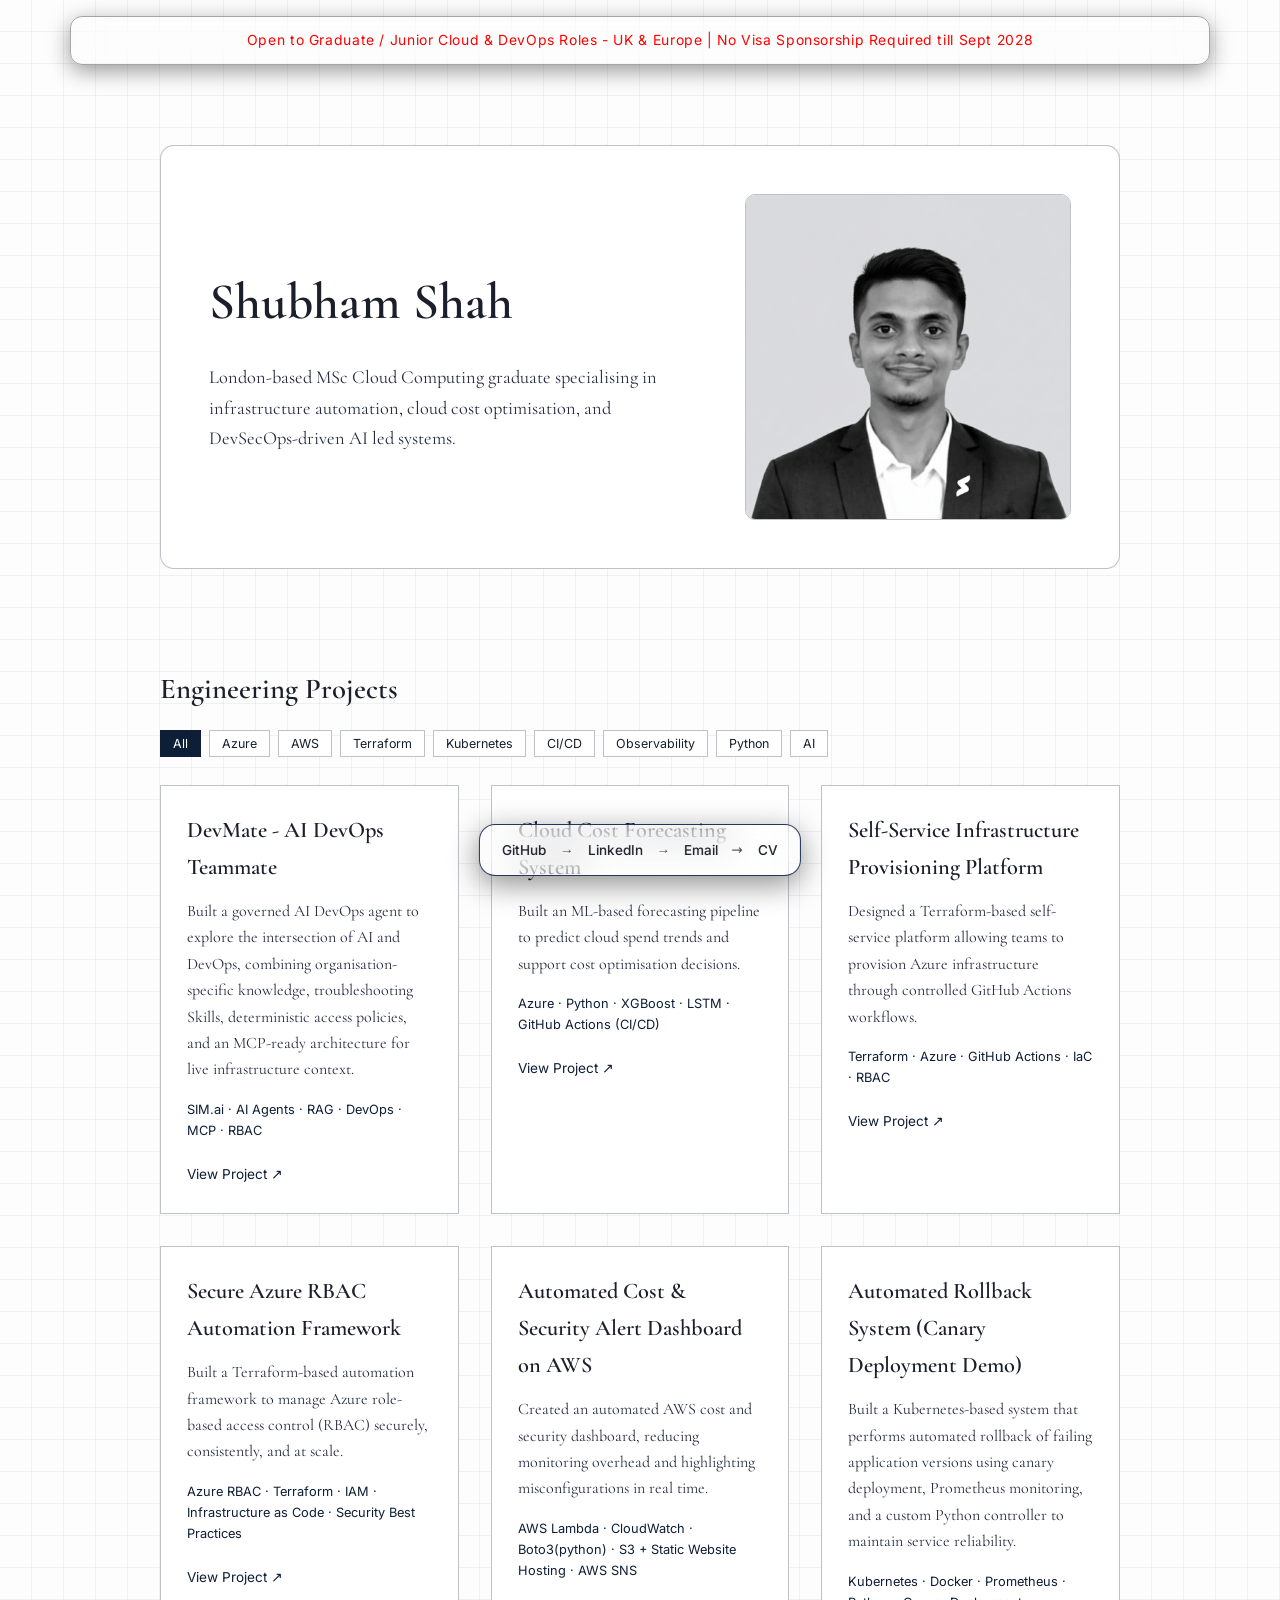
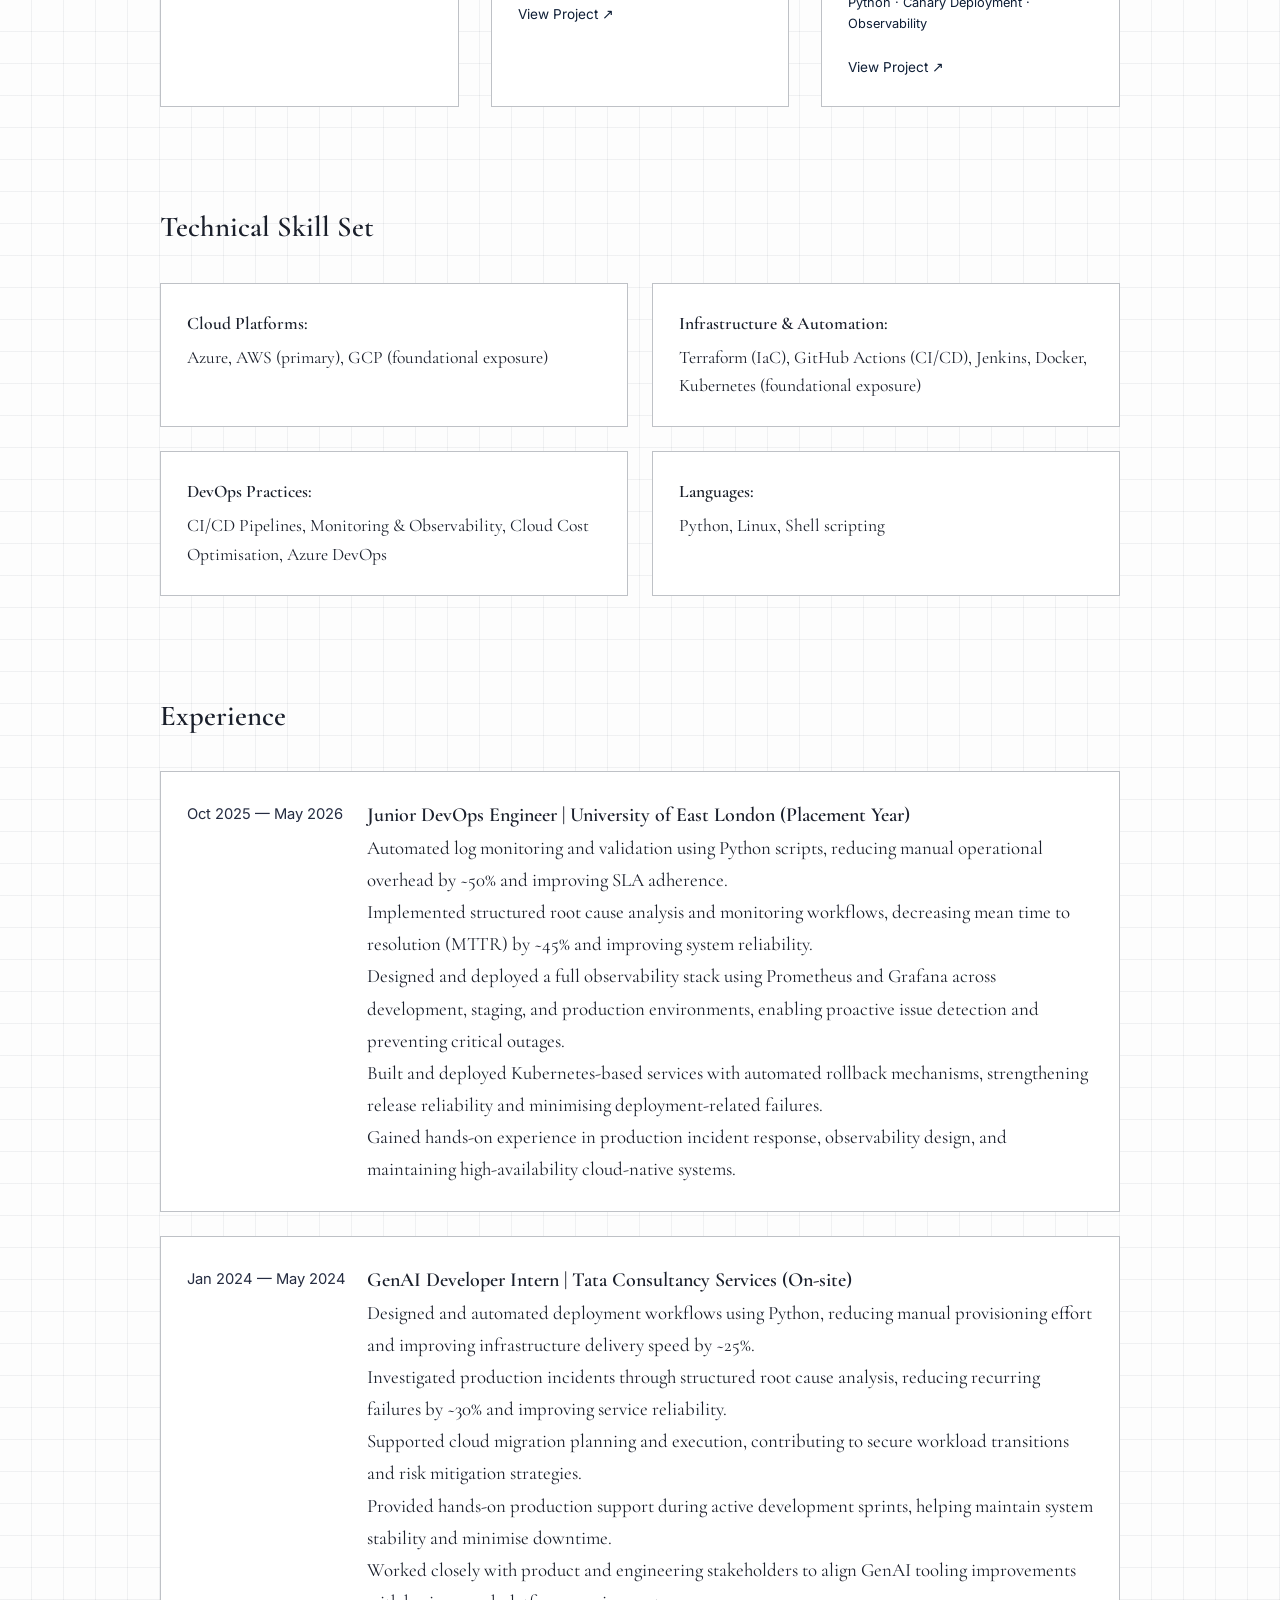
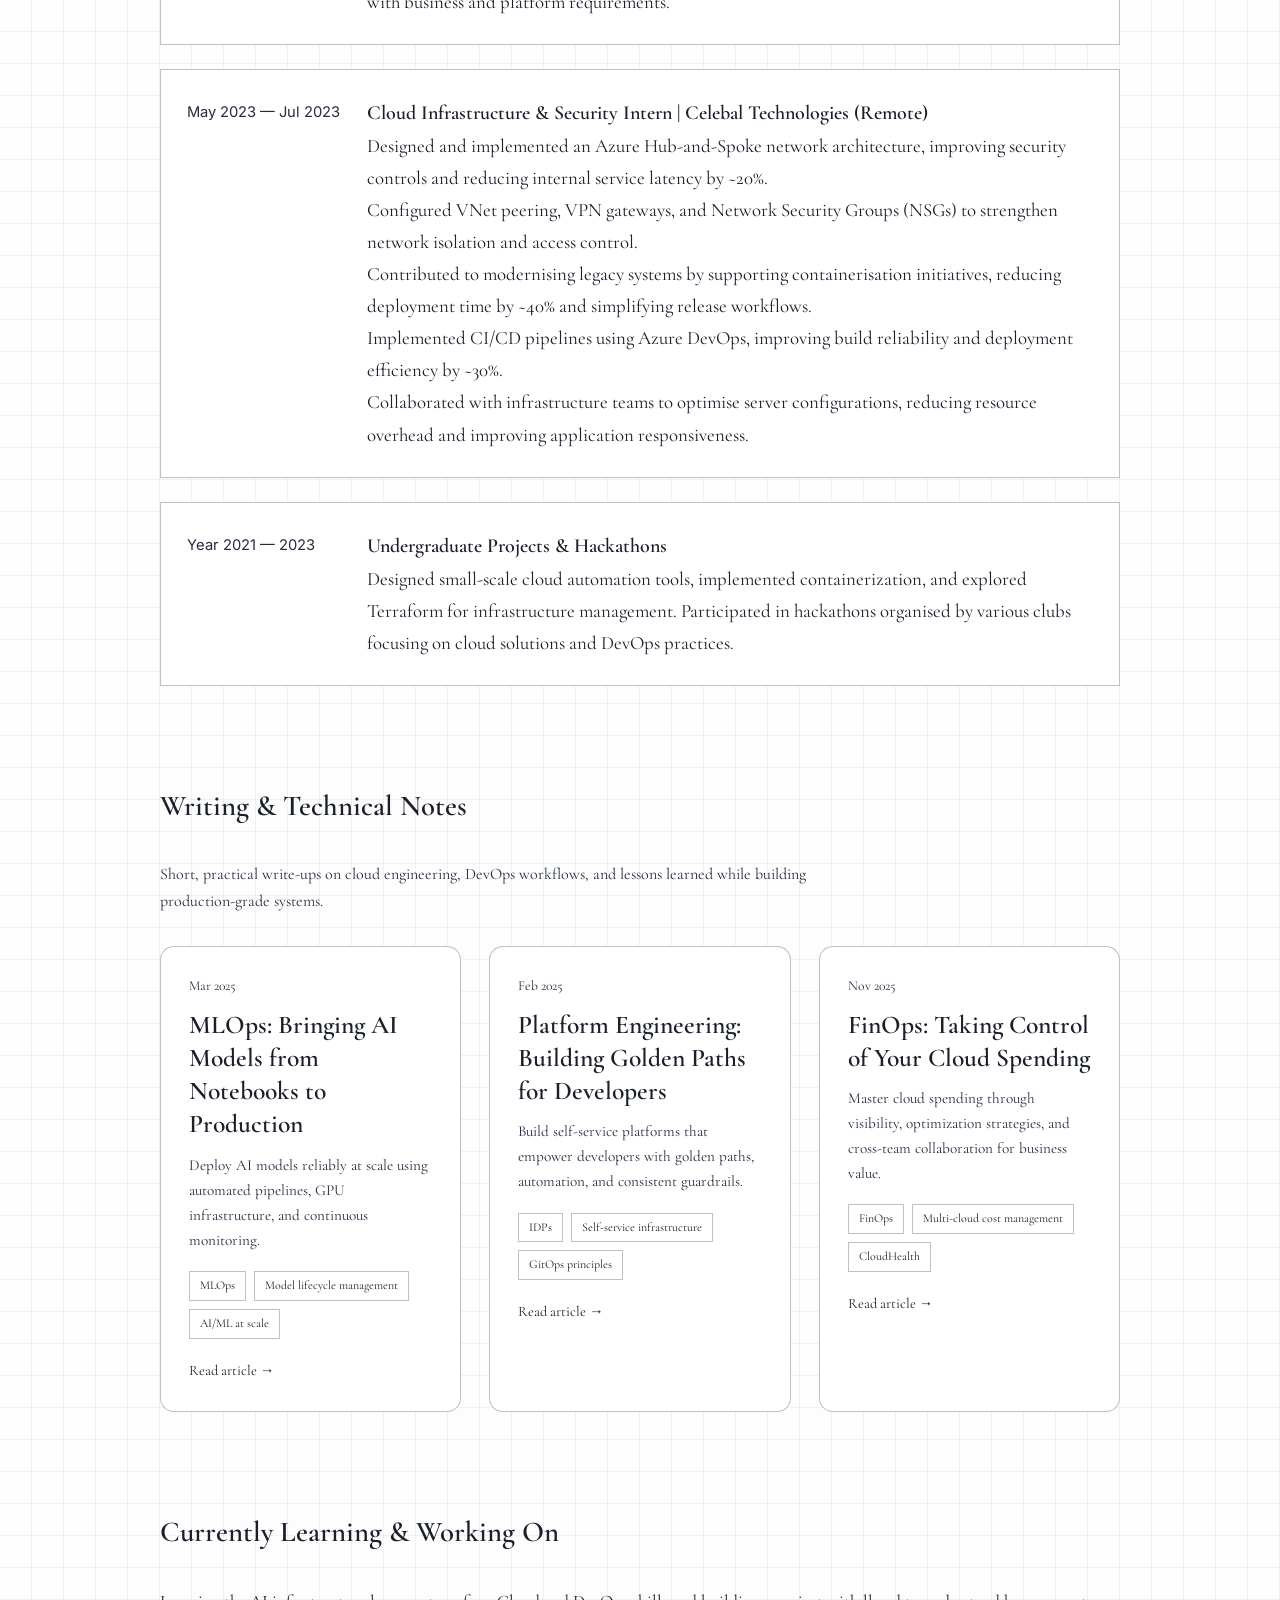
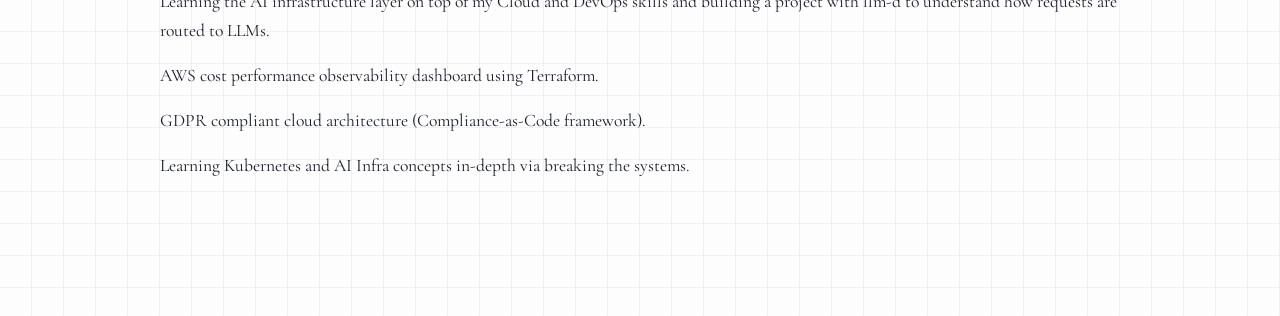
<file: index.html>
<!DOCTYPE html>
<html lang="en-GB">
<head>
  <meta charset="UTF-8" />
  <meta name="viewport" content="width=device-width, initial-scale=1.0" />

  <!-- Security: Content Security Policy (headers like X-Frame-Options are set in Cloudflare, see SETUP.md) -->
  <meta http-equiv="Content-Security-Policy" content="default-src 'self'; script-src 'self' https://cloud.umami.is; connect-src 'self' https://cloud.umami.is https://api-gateway.umami.dev; img-src 'self' data:; style-src 'self'; font-src 'self'; object-src 'none'; base-uri 'self'; form-action 'none'; upgrade-insecure-requests" />
  <meta name="referrer" content="strict-origin-when-cross-origin" />

  <title>Shubham Shah | Junior Cloud &amp; DevOps Engineer, London UK</title>

  <!-- SEO -->
  <meta name="description" content="Shubham Shah is a London-based junior Cloud &amp; DevOps Engineer (MSc Cloud Computing, First Class). Azure, AWS, Terraform, Kubernetes, CI/CD and observability. Open to graduate and junior cloud, DevOps, infrastructure and cloud support roles in the UK and Europe. No visa sponsorship required until Sept 2028." />
  <meta name="author" content="Shubham Shah" />
  <meta name="robots" content="index, follow, max-image-preview:large, max-snippet:-1" />
  <link rel="canonical" href="https://shubhamshah-cloud.me/" />
  <meta name="theme-color" content="#fdfdfd" />

  <!-- Open Graph (LinkedIn, Slack, WhatsApp, Teams) -->
  <meta property="og:type" content="profile" />
  <meta property="og:site_name" content="Shubham Shah" />
  <meta property="og:locale" content="en_GB" />
  <meta property="og:title" content="Shubham Shah | Junior Cloud &amp; DevOps Engineer, London" />
  <meta property="og:description" content="Azure, AWS, Terraform, Kubernetes and CI/CD. Open to graduate and junior cloud and DevOps roles in the UK and Europe. No sponsorship required until Sept 2028." />
  <meta property="og:url" content="https://shubhamshah-cloud.me/" />
  <meta property="og:image" content="https://shubhamshah-cloud.me/assets/og-image.png" />
  <meta property="og:image:width" content="1200" />
  <meta property="og:image:height" content="630" />
  <meta property="og:image:alt" content="Shubham Shah, Junior Cloud and DevOps Engineer, London" />
  <meta property="profile:first_name" content="Shubham" />
  <meta property="profile:last_name" content="Shah" />
  <meta name="twitter:card" content="summary_large_image" />
  <meta name="twitter:title" content="Shubham Shah | Junior Cloud &amp; DevOps Engineer, London" />
  <meta name="twitter:description" content="Azure, AWS, Terraform, Kubernetes and CI/CD. Open to junior cloud and DevOps roles in the UK and Europe." />
  <meta name="twitter:image" content="https://shubhamshah-cloud.me/assets/og-image.png" />

  <!-- Icons -->
  <link rel="icon" href="./assets/favicon.png" type="image/png" sizes="32x32" />
  <link rel="shortcut icon" href="./assets/favicon.png" type="image/png" />
  <link rel="manifest" href="./site.webmanifest" />

  <!-- Fonts are self-hosted (see css/style.css), so visitors' IPs are not sent to Google -->
  <link rel="preload" href="./assets/fonts/cormorant-garamond-latin-600-normal.woff2" as="font" type="font/woff2" crossorigin />
  <link rel="preload" href="./assets/fonts/inter-latin-400-normal.woff2" as="font" type="font/woff2" crossorigin />
  <link rel="stylesheet" href="./css/style.css" />
  <script defer src="./js/filters.js"></script>

  <!-- ===================== UMAMI ANALYTICS: ===================== -->

  <script defer src="https://cloud.umami.is/script.js" data-website-id="9edfec33-77ab-49c2-ac79-d3b6d51ebe84"></script>

  <!-- ============================================================================================== -->

  <!-- Structured data for Google, Bing and AI answer engines -->
  <script type="application/ld+json">
  {
    "@context": "https://schema.org",
    "@graph": [
      {
        "@type": "WebSite",
        "@id": "https://shubhamshah-cloud.me/#website",
        "url": "https://shubhamshah-cloud.me/",
        "name": "Shubham Shah",
        "inLanguage": "en-GB",
        "publisher": { "@id": "https://shubhamshah-cloud.me/#person" }
      },
      {
        "@type": "ProfilePage",
        "@id": "https://shubhamshah-cloud.me/#profile",
        "url": "https://shubhamshah-cloud.me/",
        "name": "Shubham Shah | Junior Cloud & DevOps Engineer, London UK",
        "isPartOf": { "@id": "https://shubhamshah-cloud.me/#website" },
        "dateModified": "2026-10-22",
        "mainEntity": { "@id": "https://shubhamshah-cloud.me/#person" }
      },
      {
        "@type": "Person",
        "@id": "https://shubhamshah-cloud.me/#person",
        "name": "Shubham Shah",
        "url": "https://shubhamshah-cloud.me/",
        "image": "https://shubhamshah-cloud.me/assets/shubham-headshot.jpg",
        "jobTitle": "Junior Cloud & DevOps Engineer",
        "description": "London-based MSc Cloud Computing graduate specialising in infrastructure automation, cloud cost optimisation, and DevSecOps-driven AI led systems. Open to graduate and junior Cloud Engineer, DevOps Engineer, Infrastructure Engineer, Platform Engineer, Site Reliability Engineer and Cloud Support Engineer roles in the UK and Europe. No visa sponsorship required in the UK until September 2028.",
        "email": "mailto:shahshubham130@gmail.com",
        "address": { "@type": "PostalAddress", "addressLocality": "London", "addressCountry": "GB" },
        "alumniOf": [
          { "@type": "CollegeOrUniversity", "name": "University of East London", "sameAs": "https://www.uel.ac.uk/" }
        ],
        "hasOccupation": {
          "@type": "Occupation",
          "name": "Junior Cloud & DevOps Engineer",
          "occupationLocation": [
            { "@type": "Country", "name": "United Kingdom" },
            { "@type": "Place", "name": "Europe" }
          ],
          "skills": "Microsoft Azure, AWS, Terraform, GitHub Actions, Azure DevOps, Jenkins, Docker, Kubernetes, Prometheus, Grafana, Python, Linux, Shell scripting, CI/CD, Infrastructure as Code, Cloud cost optimisation, Observability, RBAC"
        },
        "knowsAbout": ["Cloud computing", "DevOps", "Microsoft Azure", "Amazon Web Services", "Terraform", "Infrastructure as Code", "CI/CD", "GitHub Actions", "Kubernetes", "Docker", "Prometheus", "Grafana", "Observability", "FinOps", "Cloud cost optimisation", "Platform engineering", "MLOps", "DevSecOps", "AI agents", "AI infrastructure", "LLM serving", "llm-d", "Python", "Linux"],
        "sameAs": [
          "https://www.linkedin.com/in/shubhamshah30",
          "https://github.com/Shubham3062",
          "https://github.com/Shubhamshahdesign"
        ]
      }
    ]
  }
  </script>
</head>

<body>

  <!-- Sticky Hiring Bar -->
  <div class="hiring-bar">
    Open to Graduate / Junior Cloud & DevOps Roles - UK & Europe | No Visa Sponsorship Required till Sept 2028
  </div>

  <main class="container">

<!-- Hero -->
<section class="hero">
  <div class="hero-card">

    <div class="hero-text">
      <h1>Shubham Shah</h1>
      <p class="subtitle">
        London-based MSc Cloud Computing graduate specialising in infrastructure automation,
        cloud cost optimisation, and DevSecOps-driven AI led systems.
      </p>
    </div>

    <div class="hero-image">
      <img 
        src="./assets/shubham-headshot.png"
        width="360" height="360"
        alt="Shubham Shah | Graduate Cloud & DevOps Engineer"
        loading="eager"
      />
    </div>

  </div>
</section>


    <!-- Projects -->
    <section class="section">
      <h2>Engineering Projects</h2>

      <div class="project-filters" role="group" aria-label="Filter projects by technology">
        <button type="button" class="is-on" data-filter="all" aria-pressed="true">All</button>
        <button type="button" data-filter="azure" aria-pressed="false">Azure</button>
        <button type="button" data-filter="aws" aria-pressed="false">AWS</button>
        <button type="button" data-filter="terraform" aria-pressed="false">Terraform</button>
        <button type="button" data-filter="kubernetes" aria-pressed="false">Kubernetes</button>
        <button type="button" data-filter="cicd" aria-pressed="false">CI/CD</button>
        <button type="button" data-filter="observability" aria-pressed="false">Observability</button>
        <button type="button" data-filter="python" aria-pressed="false">Python</button>
        <button type="button" data-filter="ai" aria-pressed="false">AI</button>
      </div>

      <div class="grid">

        <article class="card" data-tags="ai cicd">
          <h3>DevMate - AI DevOps Teammate</h3>
          <p>
            Built a governed AI DevOps agent to explore the intersection of AI and DevOps, combining organisation-specific knowledge, troubleshooting Skills, deterministic access policies, and an MCP-ready architecture for live infrastructure context.
          </p>
          <span class="meta">
            SIM.ai · AI Agents · RAG · DevOps · MCP · RBAC
          </span>
          <a class="project-link" href="https://github.com/Shubham3062/DevMate-AI-DevOps-Teammate" data-umami-event="project-click" data-umami-event-project="DevMate-AI-DevOps-Teammate" target="_blank" rel="noopener noreferrer">
            View Project ↗
          </a>
        </article>

        
        <article class="card" data-tags="azure python ai cicd">
          <h3>Cloud Cost Forecasting System</h3>
          <p>
            Built an ML-based forecasting pipeline to predict cloud spend trends and
            support cost optimisation decisions.
          </p>
          <span class="meta">
            Azure · Python · XGBoost · LSTM · GitHub Actions (CI/CD)
          </span>
          <a class="project-link" href="https://drive.google.com/file/d/1mlfIGfrGMw0y7oA1GEj333Q5GN-JoqkY/view?usp=sharing" data-umami-event="project-click" data-umami-event-project="cost-forecasting" target="_blank" rel="noopener noreferrer">
            View Project ↗
          </a>
        </article>

        <article class="card" data-tags="terraform azure cicd">
          <h3>Self-Service Infrastructure Provisioning Platform</h3>
          <p>
            Designed a Terraform-based self-service platform allowing teams to
            provision Azure infrastructure through controlled GitHub Actions workflows.
          </p>
          <span class="meta">
            Terraform · Azure · GitHub Actions · IaC · RBAC
          </span>
          <a class="project-link" href="https://github.com/Shubham3062/Self-Infra-Provision-Using-Terraform" data-umami-event="project-click" data-umami-event-project="Self-Infra-Provision-Using-Terraform" target="_blank" rel="noopener noreferrer">
            View Project ↗
          </a>
        </article>

        <article class="card" data-tags="azure terraform">
          <h3>Secure Azure RBAC Automation Framework</h3>
          <p>
            Built a Terraform-based automation framework to manage Azure role-based access control (RBAC) securely, consistently, and at scale.
          </p>
          <span class="meta">
            Azure RBAC · Terraform · IAM · Infrastructure as Code · Security Best Practices
          </span>
          <a class="project-link" href="https://github.com/Shubham3062/Secure-Azure-RBAC-Automation" data-umami-event="project-click" data-umami-event-project="Secure-Azure-RBAC-Automation" target="_blank" rel="noopener noreferrer">
            View Project ↗
          </a>
        </article>

        <article class="card" data-tags="aws python observability">
          <h3>Automated Cost & Security Alert Dashboard on AWS</h3>
          <p>
            Created an automated AWS cost and security dashboard, reducing monitoring overhead and highlighting misconfigurations in real time.
          </p>
          <span class="meta">
            AWS Lambda · CloudWatch · Boto3(python) · S3 + Static Website Hosting · AWS SNS
          </span>
          <a class="project-link" href="https://github.com/Shubham3062/Automated-Cost-Security-Alert-Dashboard-on-AWS" data-umami-event="project-click" data-umami-event-project="Automated-Cost-Security-Alert-Dashboard-" target="_blank" rel="noopener noreferrer">
            View Project ↗
          </a>
        </article>

        <article class="card" data-tags="kubernetes observability python">
          <h3>Automated Rollback System (Canary Deployment Demo)</h3>
          <p>
            Built a Kubernetes-based system that performs automated rollback of failing application versions using canary deployment, Prometheus monitoring, and a custom Python controller to maintain service reliability.
          </p>
          <span class="meta">
            Kubernetes · Docker · Prometheus · Python · Canary Deployment · Observability
          </span>
          <a class="project-link" href="https://github.com/Shubham3062/Automated-Rollback-System" data-umami-event="project-click" data-umami-event-project="Automated-Rollback-System" target="_blank" rel="noopener noreferrer">
            View Project ↗
          </a>
        </article>

        <!-- <article class="card" data-tags="azure observability">
          <h3>Cloud Reliability Engineering & Incident Simulation</h3>
          <p>
            Simulated infrastructure failures to validate auto-healing, scaling behaviour, and incident response workflows in cloud environments.
          </p>
          <span class="meta">
            Azure Compute Services · Auto Scaling · Health Probes · Fault Simulation · Runbooks · Post-Incident Reviews
          </span>
          <a class="project-link" href="https://github.com/yourusername/self-service-infra" data-umami-event="project-click" data-umami-event-project="self-service-infra" target="_blank" rel="noopener noreferrer">
            View Project ↗
          </a>
        </article> -->

      </div>
    </section>

    <!-- Skills -->
    <section class="section">
      <h2>Technical Skill Set</h2>

      <ul class="skills">
        <li><strong>Cloud Platforms:</strong> Azure, AWS (primary), GCP (foundational exposure)</li>
        <li><strong>Infrastructure & Automation:</strong> Terraform (IaC), GitHub Actions (CI/CD), Jenkins, Docker, Kubernetes (foundational exposure)</li>
        <li><strong>DevOps Practices:</strong> CI/CD Pipelines, Monitoring & Observability, Cloud Cost Optimisation, Azure DevOps</li>
        <li><strong>Languages:</strong> Python, Linux, Shell scripting</li>
      </ul>
    </section>

  <!-- Experience -->
<section class="section">
  <h2>Experience</h2>

  <div class="experience-list">

        <div class="experience-item">
  <span class="year">Oct 2025 — May 2026</span>
  <p>
    <b>Junior DevOps Engineer | University of East London (Placement Year)</b><br />
    Automated log monitoring and validation using Python scripts, reducing manual operational overhead by ~50% and improving SLA adherence.<br>

    Implemented structured root cause analysis and monitoring workflows, decreasing mean time to resolution (MTTR) by ~45% and improving system reliability.<br>

    Designed and deployed a full observability stack using Prometheus and Grafana across development, staging, and production environments, enabling proactive issue detection and preventing critical outages.<br>

    Built and deployed Kubernetes-based services with automated rollback mechanisms, strengthening release reliability and minimising deployment-related failures.<br>

    Gained hands-on experience in production incident response, observability design, and maintaining high-availability cloud-native systems.
  </p>
</div>

    <div class="experience-item">
      <span class="year">Jan 2024 — May 2024</span>
      <p>
        <b>GenAI Developer Intern | Tata Consultancy Services (On-site)</b><br />
        Designed and automated deployment workflows using Python, reducing manual provisioning effort and improving infrastructure delivery speed by ~25%.<br>

Investigated production incidents through structured root cause analysis, reducing recurring failures by ~30% and improving service reliability.<br>

Supported cloud migration planning and execution, contributing to secure workload transitions and risk mitigation strategies.<br>

Provided hands-on production support during active development sprints, helping maintain system stability and minimise downtime.<br>

Worked closely with product and engineering stakeholders to align GenAI tooling improvements with business and platform requirements.
      </p>
    </div>

    <div class="experience-item">
      <span class="year">May 2023 — Jul 2023</span>
      <p>
        <b>Cloud Infrastructure & Security Intern | Celebal Technologies (Remote)</b><br />
        Designed and implemented an Azure Hub-and-Spoke network architecture, improving security controls and reducing internal service latency by ~20%.<br>

Configured VNet peering, VPN gateways, and Network Security Groups (NSGs) to strengthen network isolation and access control.<br>

Contributed to modernising legacy systems by supporting containerisation initiatives, reducing deployment time by ~40% and simplifying release workflows.<br>

Implemented CI/CD pipelines using Azure DevOps, improving build reliability and deployment efficiency by ~30%.<br>

Collaborated with infrastructure teams to optimise server configurations, reducing resource overhead and improving application responsiveness.
      </p>
    </div>

    <div class="experience-item">
      <span class="year">Year 2021 — 2023</span>
      <p>
        <b>Undergraduate Projects & Hackathons</b><br />
        Designed small-scale cloud automation tools, implemented containerization,
        and explored Terraform for infrastructure management. 
        Participated in hackathons organised by various clubs focusing on cloud solutions and DevOps practices.
      </p>
    </div>

  </div>
</section>



<!-- Blogs -->
<section class="section">
  <h2>Writing & Technical Notes</h2>
  <p class="section-intro">
    Short, practical write-ups on cloud engineering, DevOps workflows, and
    lessons learned while building production-grade systems.
  </p>

  <div class="blog-grid">

    <article class="blog-card">
      <span class="blog-date">Mar 2025</span>
      <h3>
        MLOps: Bringing AI Models from Notebooks to Production
      </h3>
      <p>
        Deploy AI models reliably at scale using automated pipelines, GPU infrastructure, and continuous monitoring.
      </p>
      <div class="blog-tags">
        <span>MLOps</span>
        <span>Model lifecycle management</span>
        <span>AI/ML at scale</span>
      </div>
      <a href="./blogs/mlops.html" class="blog-link" data-umami-event="blog-click">
        Read article →
      </a>
    </article>

    <article class="blog-card">
      <span class="blog-date">Feb 2025</span>
      <h3>
        Platform Engineering: Building Golden Paths for Developers
      </h3>
      <p>
        Build self-service platforms that empower developers with golden paths, automation, and consistent guardrails.
      </p>
      <div class="blog-tags">
        <span>IDPs</span>
        <span>Self-service infrastructure</span>
        <span>GitOps principles</span>
      </div>
      <a href="./blogs/platform.html" class="blog-link" data-umami-event="blog-click">
        Read article →
      </a>
    </article>

    <article class="blog-card">
      <span class="blog-date">Nov 2025</span>
      <h3>
        FinOps: Taking Control of Your Cloud Spending
      </h3>
      <p>
         Master cloud spending through visibility, optimization strategies, and cross-team collaboration for business value.
      </p>
      <div class="blog-tags">
        <span>FinOps</span>
        <span>Multi-cloud cost management</span>
        <span>CloudHealth</span>
      </div>
      <a href="./blogs/finops.html" class="blog-link" data-umami-event="blog-click">
        Read article →
      </a>
    </article>

  </div>
</section>



<div class="hire-me">
  <p class="hire-title">Interested in working together?</p>
  <p class="hire-text">
    If you’re hiring for cloud or DevOps roles, I’d be happy to discuss how my work could fit your team.
  </p>
  <a
    href="mailto:shahshubham130@gmail.com?subject=Exploring%20a%20Cloud%20Engineering%20Opportunity&body=Hi%20Shubham,%0D%0A%0D%0AI’ve%20reviewed%20your%20work%20and%20would%20like%20to%20discuss%20a%20potential%20opportunity%20to%20work%20together.%0D%0A%0D%0ABest%20regards,"
    class="hire-link" data-umami-event="email-click" data-umami-event-from="hire-me"
  >
    Start a conversation →
  </a>
</div>




    <!-- Current Focus -->
    <section class="section">
      <h2>Currently Learning & Working On</h2>

      <ul class="focus">
        <li>Learning the AI infrastructure layer on top of my Cloud and DevOps skills and building a project with llm-d to understand how requests are routed to LLMs.</li>
        <li>AWS cost performance observability dashboard using Terraform.</li>
        <li>GDPR compliant cloud architecture (Compliance-as-Code framework).</li>
        <li>Learning Kubernetes and AI Infra concepts in-depth via breaking the systems.</li>
      </ul>
    </section>

  </main>

  <!-- Floating Glass Island -->
  <div class="floating-links">
    <a href="https://github.com/Shubham3062" data-umami-event="github-click" target="_blank" rel="noopener noreferrer">GitHub</a>
    <span class="arrow">→</span>

    <a href="https://linkedin.com/in/shubhamshah30" data-umami-event="linkedin-click" target="_blank" rel="noopener noreferrer">LinkedIn</a>
    <span class="arrow">→</span>

    <a href="mailto:shahshubham130@gmail.com" data-umami-event="email-click">Email</a>
    <span class="arrow rotate">↗</span>

    <a href="https://drive.google.com/file/d/14L3vm9Drym7bvIbJFy0ZajEjXGR_UyhY/view?usp=drive_link" data-umami-event="cv-click" target="_blank" rel="noopener noreferrer">CV</a>
  </div>

</body>
</html>
</file>
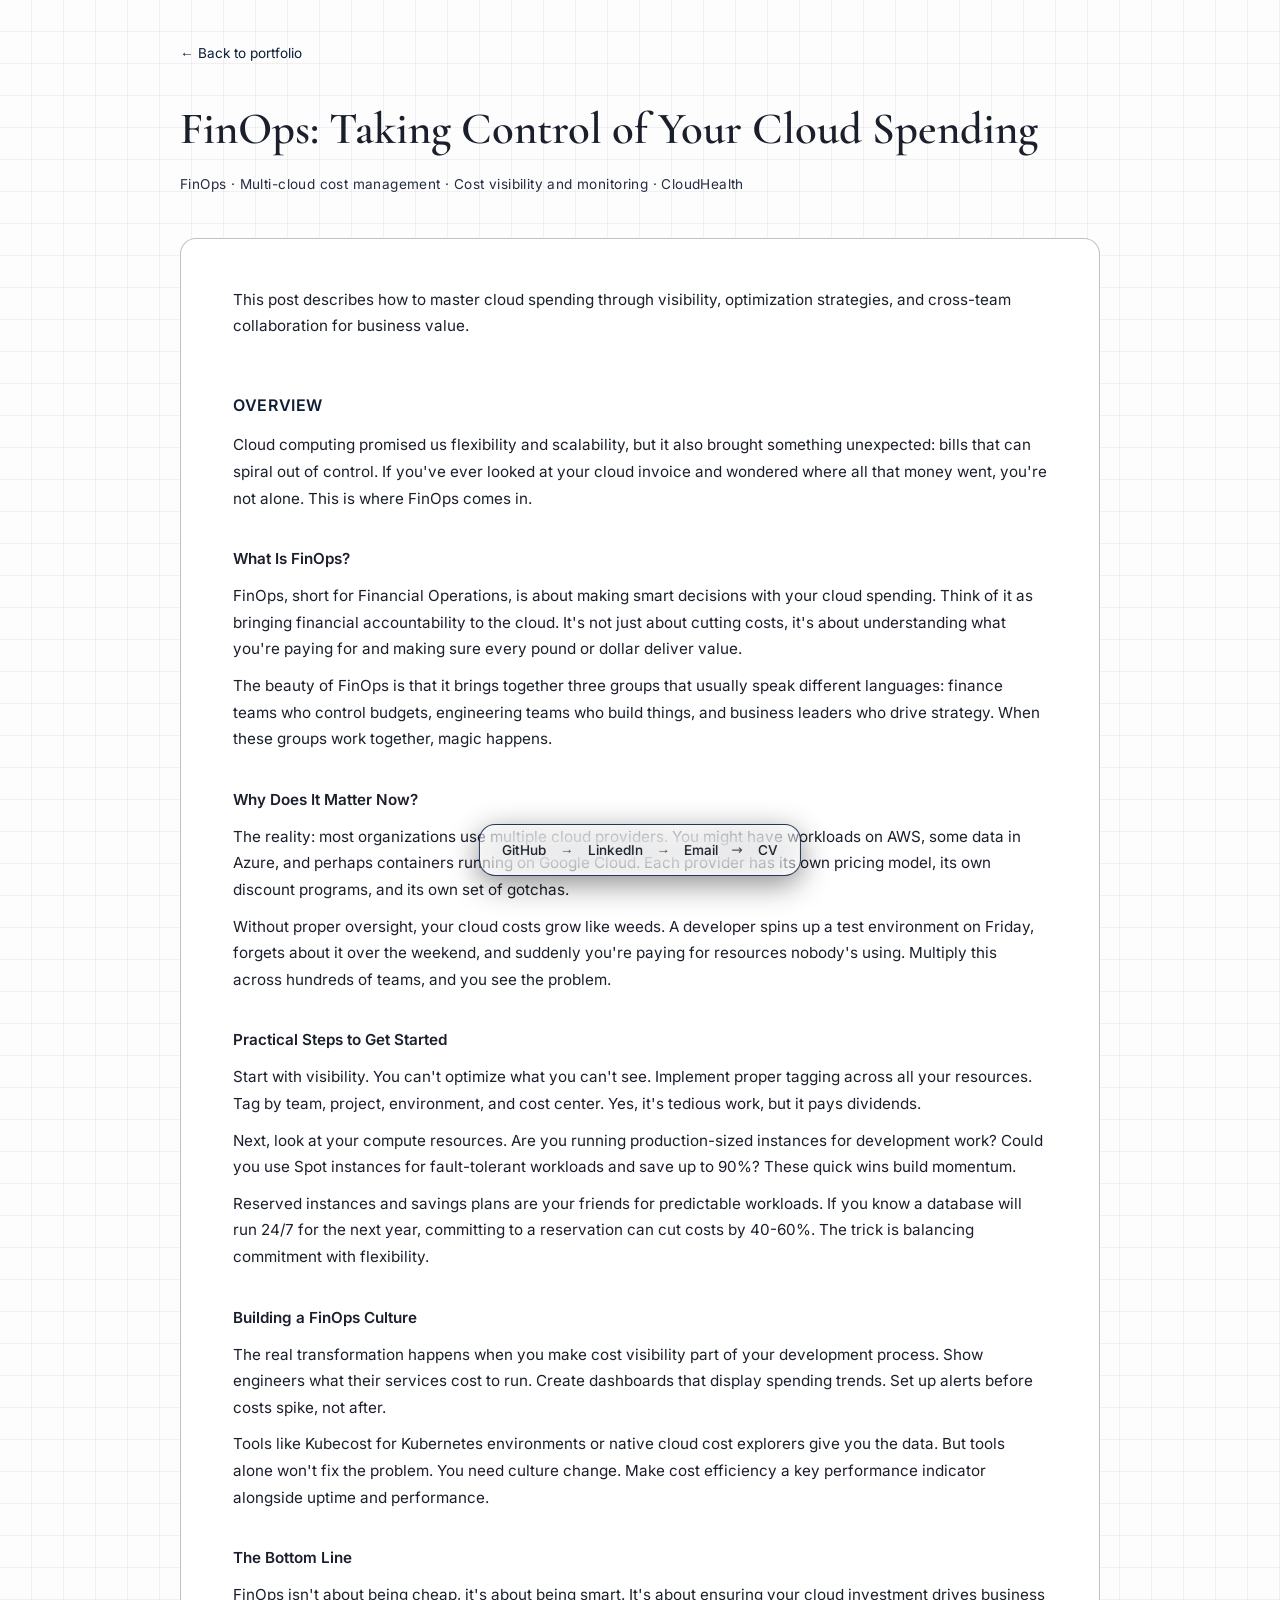
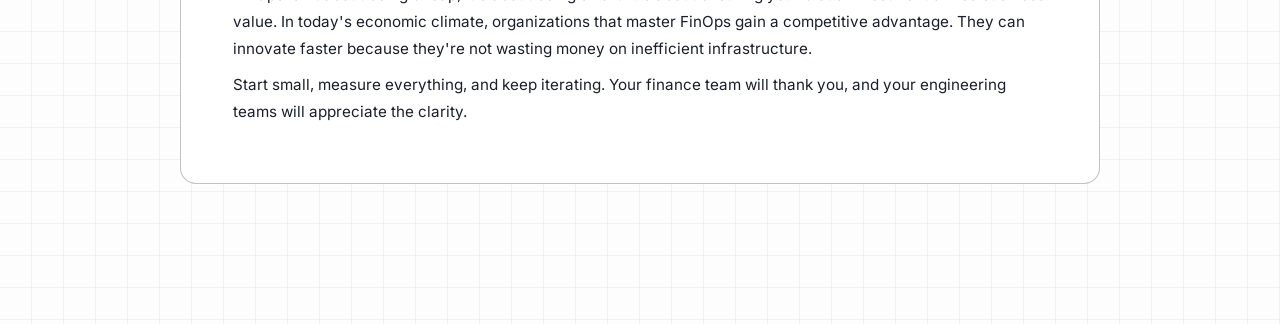
<file: blogs/finops.html>
<!DOCTYPE html>
<html lang="en-GB">
<head>
  <meta charset="UTF-8" />
  <meta name="viewport" content="width=device-width, initial-scale=1.0" />
  <meta http-equiv="Content-Security-Policy" content="default-src 'self'; script-src 'self' https://cloud.umami.is; connect-src 'self' https://cloud.umami.is https://api-gateway.umami.dev; img-src 'self' data:; style-src 'self'; font-src 'self'; object-src 'none'; base-uri 'self'; form-action 'none'; upgrade-insecure-requests" />
  <meta name="referrer" content="strict-origin-when-cross-origin" />

  <title>FinOps: Taking Control of Your Cloud Spending | Shubham Shah</title>
  <meta name="description" content="Master cloud spending through visibility, optimization strategies, and cross-team collaboration for business value. By Shubham Shah, junior Cloud &amp; DevOps Engineer in London." />
  <meta name="author" content="Shubham Shah" />
  <meta name="robots" content="index, follow, max-image-preview:large, max-snippet:-1" />
  <link rel="canonical" href="https://shubhamshah-cloud.me/blogs/finops.html" />

  <meta property="og:type" content="article" />
  <meta property="og:site_name" content="Shubham Shah" />
  <meta property="og:title" content="FinOps: Taking Control of Your Cloud Spending" />
  <meta property="og:description" content="Master cloud spending through visibility, optimization strategies, and cross-team collaboration for business value." />
  <meta property="og:url" content="https://shubhamshah-cloud.me/blogs/finops.html" />
  <meta property="og:image" content="https://shubhamshah-cloud.me/assets/og-image.png" />
  <meta property="article:published_time" content="2025-11-01" />
  <meta name="twitter:card" content="summary_large_image" />
  <meta name="twitter:title" content="FinOps: Taking Control of Your Cloud Spending" />
  <meta name="twitter:description" content="Master cloud spending through visibility, optimization strategies, and cross-team collaboration for business value." />
  <meta name="twitter:image" content="https://shubhamshah-cloud.me/assets/og-image.png" />

  <link rel="stylesheet" href="../css/style.css" />
  <link rel="shortcut icon" href="../assets/favicon.png" type="image/x-icon">

  <!-- ===================== UMAMI ANALYTICS: ===================== -->

  <script defer src="https://cloud.umami.is/script.js" data-website-id="9edfec33-77ab-49c2-ac79-d3b6d51ebe84"></script>

  <!-- ============================================================================================== -->

  <script type="application/ld+json">
{
  "@context": "https://schema.org",
  "@graph": [
    {
      "@type": "BlogPosting",
      "headline": "FinOps: Taking Control of Your Cloud Spending",
      "description": "Master cloud spending through visibility, optimization strategies, and cross-team collaboration for business value.",
      "datePublished": "2025-11-01",
      "inLanguage": "en-GB",
      "url": "https://shubhamshah-cloud.me/blogs/finops.html",
      "mainEntityOfPage": "https://shubhamshah-cloud.me/blogs/finops.html",
      "image": "https://shubhamshah-cloud.me/assets/og-image.png",
      "keywords": [
        "FinOps",
        "Multi-cloud cost management",
        "Cost visibility and monitoring",
        "CloudHealth"
      ],
      "author": {
        "@type": "Person",
        "@id": "https://shubhamshah-cloud.me/#person",
        "name": "Shubham Shah",
        "url": "https://shubhamshah-cloud.me/",
        "jobTitle": "Junior Cloud & DevOps Engineer"
      }
    },
    {
      "@type": "BreadcrumbList",
      "itemListElement": [
        {
          "@type": "ListItem",
          "position": 1,
          "name": "Shubham Shah",
          "item": "https://shubhamshah-cloud.me/"
        },
        {
          "@type": "ListItem",
          "position": 2,
          "name": "FinOps: Taking Control of Your Cloud Spending",
          "item": "https://shubhamshah-cloud.me/blogs/finops.html"
        }
      ]
    }
  ]
}
  </script>
</head>
<body>

  <main class="container blog-page">

    <a class="blog-back" href="../">← Back to portfolio</a>

    <h1 class="blog-title">FinOps: Taking Control of Your Cloud Spending</h1>
    <p class="blog-meta">
      FinOps · Multi-cloud cost management · Cost visibility and monitoring · CloudHealth
    </p>

    <section class="blog-body">
      <p>
        This post describes how to master cloud spending through visibility, optimization strategies, and cross-team collaboration for business value.
      </p>

      <h2>Overview</h2>
      <p>
        Cloud computing promised us flexibility and scalability, but it also brought something unexpected: bills that can spiral out of control. If you've ever looked at your cloud invoice and wondered where all that money went, you're not alone. This is where FinOps comes in.
      </p>

      <h3>What Is FinOps?</h3>
      <p>
        FinOps, short for Financial Operations, is about making smart decisions with your cloud spending. Think of it as bringing financial accountability to the cloud. It's not just about cutting costs, it's about understanding what you're paying for and making sure every pound or dollar deliver value.
      </p>
      <p>
        The beauty of FinOps is that it brings together three groups that usually speak different languages: finance teams who control budgets, engineering teams who build things, and business leaders who drive strategy. When these groups work together, magic happens.
      </p>

      <h3>Why Does It Matter Now?</h3>
      <p>
        The reality: most organizations use multiple cloud providers. You might have workloads on AWS, some data in Azure, and perhaps containers running on Google Cloud. Each provider has its own pricing model, its own discount programs, and its own set of gotchas.
      </p>
      <p>
        Without proper oversight, your cloud costs grow like weeds. A developer spins up a test environment on Friday, forgets about it over the weekend, and suddenly you're paying for resources nobody's using. Multiply this across hundreds of teams, and you see the problem.
      </p>

      <h3>Practical Steps to Get Started</h3>
      <p>
        Start with visibility. You can't optimize what you can't see. Implement proper tagging across all your resources. Tag by team, project, environment, and cost center. Yes, it's tedious work, but it pays dividends.
      </p>
      <p>
        Next, look at your compute resources. Are you running production-sized instances for development work? Could you use Spot instances for fault-tolerant workloads and save up to 90%? These quick wins build momentum.
      </p>
      <p>
        Reserved instances and savings plans are your friends for predictable workloads. If you know a database will run 24/7 for the next year, committing to a reservation can cut costs by 40-60%. The trick is balancing commitment with flexibility.
      </p>

      <h3>Building a FinOps Culture</h3>
      <p>
        The real transformation happens when you make cost visibility part of your development process. Show engineers what their services cost to run. Create dashboards that display spending trends. Set up alerts before costs spike, not after.
      </p>
      <p>
        Tools like Kubecost for Kubernetes environments or native cloud cost explorers give you the data. But tools alone won't fix the problem. You need culture change. Make cost efficiency a key performance indicator alongside uptime and performance.
      </p>

      <h3>The Bottom Line</h3>
      <p>
        FinOps isn't about being cheap, it's about being smart. It's about ensuring your cloud investment drives business value. In today's economic climate, organizations that master FinOps gain a competitive advantage. They can innovate faster because they're not wasting money on inefficient infrastructure.
      </p>
      <p>
        Start small, measure everything, and keep iterating. Your finance team will thank you, and your engineering teams will appreciate the clarity.
      </p>

    </section>

  </main>

    <!-- Floating Glass Island -->
  <div class="floating-links">
    <a href="https://github.com/Shubham3062" data-umami-event="github-click" target="_blank" rel="noopener noreferrer">GitHub</a>
    <span class="arrow">→</span>

    <a href="https://linkedin.com/in/shubhamshah30" data-umami-event="linkedin-click" target="_blank" rel="noopener noreferrer">LinkedIn</a>
    <span class="arrow">→</span>

    <a href="mailto:shahshubham130@gmail.com" data-umami-event="email-click">Email</a>
    <span class="arrow rotate">↗</span>

    <a href="https://drive.google.com/file/d/14gfav-YA8hjS4H4HjWq9LcYS4cqOZ7SB/view?usp=drive_link" data-umami-event="cv-click" target="_blank" rel="noopener noreferrer">CV</a>
  </div>

</body>
</html>
</file>
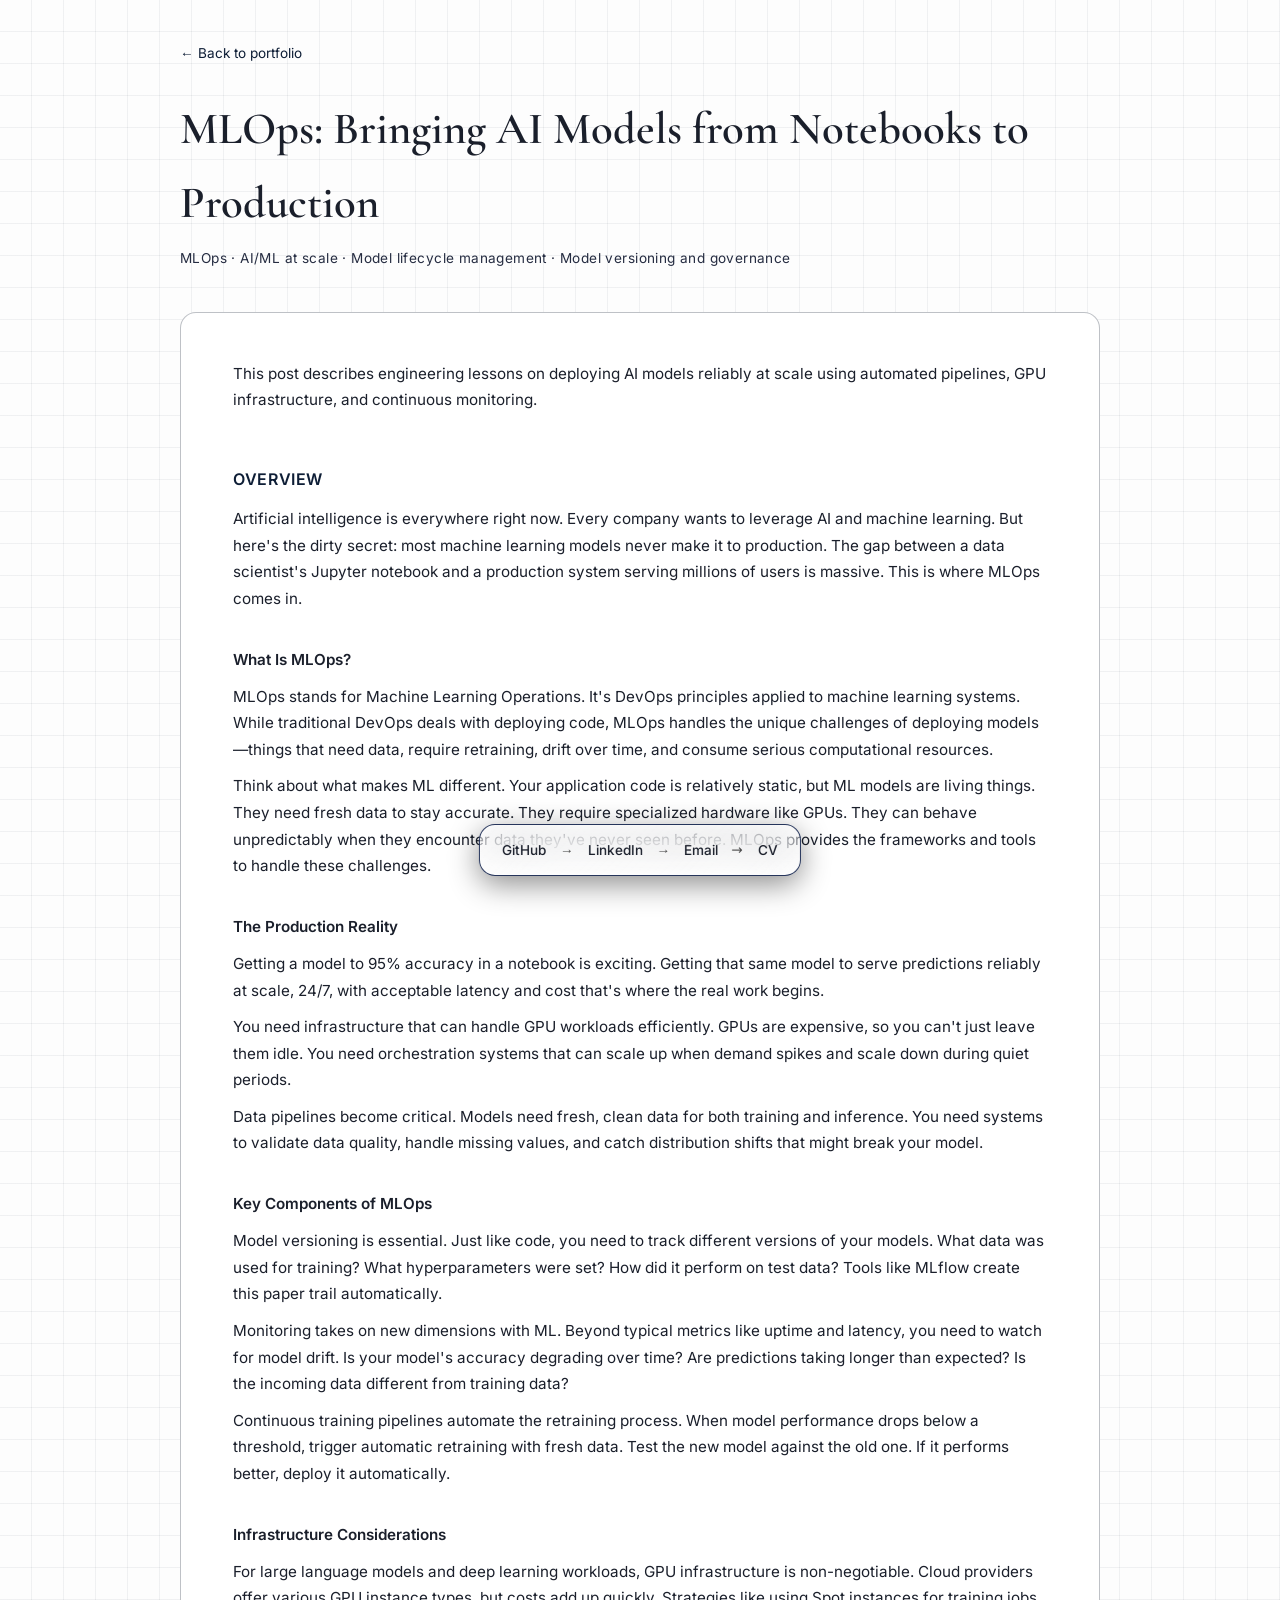
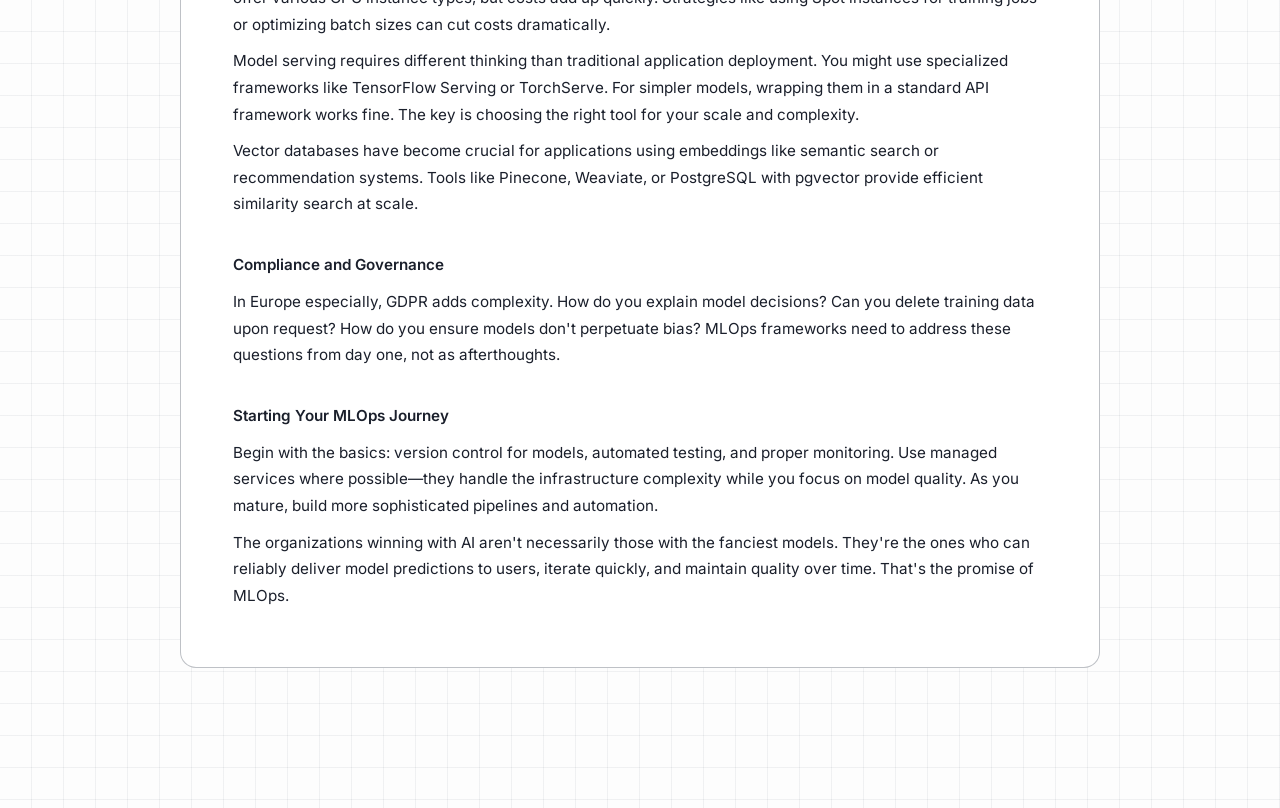
<file: blogs/mlops.html>
<!DOCTYPE html>
<html lang="en-GB">
<head>
  <meta charset="UTF-8" />
  <meta name="viewport" content="width=device-width, initial-scale=1.0" />
  <meta http-equiv="Content-Security-Policy" content="default-src 'self'; script-src 'self' https://cloud.umami.is; connect-src 'self' https://cloud.umami.is https://api-gateway.umami.dev; img-src 'self' data:; style-src 'self'; font-src 'self'; object-src 'none'; base-uri 'self'; form-action 'none'; upgrade-insecure-requests" />
  <meta name="referrer" content="strict-origin-when-cross-origin" />

  <title>MLOps: Bringing AI Models from Notebooks to Production | Shubham Shah</title>
  <meta name="description" content="Deploy AI models reliably at scale using automated pipelines, GPU infrastructure, and continuous monitoring. By Shubham Shah, junior Cloud &amp; DevOps Engineer in London." />
  <meta name="author" content="Shubham Shah" />
  <meta name="robots" content="index, follow, max-image-preview:large, max-snippet:-1" />
  <link rel="canonical" href="https://shubhamshah-cloud.me/blogs/mlops.html" />

  <meta property="og:type" content="article" />
  <meta property="og:site_name" content="Shubham Shah" />
  <meta property="og:title" content="MLOps: Bringing AI Models from Notebooks to Production" />
  <meta property="og:description" content="Deploy AI models reliably at scale using automated pipelines, GPU infrastructure, and continuous monitoring." />
  <meta property="og:url" content="https://shubhamshah-cloud.me/blogs/mlops.html" />
  <meta property="og:image" content="https://shubhamshah-cloud.me/assets/og-image.png" />
  <meta property="article:published_time" content="2025-03-01" />
  <meta name="twitter:card" content="summary_large_image" />
  <meta name="twitter:title" content="MLOps: Bringing AI Models from Notebooks to Production" />
  <meta name="twitter:description" content="Deploy AI models reliably at scale using automated pipelines, GPU infrastructure, and continuous monitoring." />
  <meta name="twitter:image" content="https://shubhamshah-cloud.me/assets/og-image.png" />

  <link rel="stylesheet" href="../css/style.css" />
  <link rel="shortcut icon" href="../assets/favicon.png" type="image/x-icon">

   <!-- ===================== UMAMI ANALYTICS: ===================== -->

  <script defer src="https://cloud.umami.is/script.js" data-website-id="9edfec33-77ab-49c2-ac79-d3b6d51ebe84"></script>

  <!-- ============================================================================================== -->

  <script type="application/ld+json">
{
  "@context": "https://schema.org",
  "@graph": [
    {
      "@type": "BlogPosting",
      "headline": "MLOps: Bringing AI Models from Notebooks to Production",
      "description": "Deploy AI models reliably at scale using automated pipelines, GPU infrastructure, and continuous monitoring.",
      "datePublished": "2025-03-01",
      "inLanguage": "en-GB",
      "url": "https://shubhamshah-cloud.me/blogs/mlops.html",
      "mainEntityOfPage": "https://shubhamshah-cloud.me/blogs/mlops.html",
      "image": "https://shubhamshah-cloud.me/assets/og-image.png",
      "keywords": [
        "MLOps",
        "AI/ML at scale",
        "Model lifecycle management",
        "Model versioning and governance"
      ],
      "author": {
        "@type": "Person",
        "@id": "https://shubhamshah-cloud.me/#person",
        "name": "Shubham Shah",
        "url": "https://shubhamshah-cloud.me/",
        "jobTitle": "Junior Cloud & DevOps Engineer"
      }
    },
    {
      "@type": "BreadcrumbList",
      "itemListElement": [
        {
          "@type": "ListItem",
          "position": 1,
          "name": "Shubham Shah",
          "item": "https://shubhamshah-cloud.me/"
        },
        {
          "@type": "ListItem",
          "position": 2,
          "name": "MLOps: Bringing AI Models from Notebooks to Production",
          "item": "https://shubhamshah-cloud.me/blogs/mlops.html"
        }
      ]
    }
  ]
}
  </script>
</head>
<body>

  <main class="container blog-page">

    <a class="blog-back" href="../">← Back to portfolio</a>

    <h1 class="blog-title">MLOps: Bringing AI Models from Notebooks to Production</h1>
    <p class="blog-meta">
      MLOps · AI/ML at scale · Model lifecycle management · Model versioning and governance
    </p>

    <section class="blog-body">
      <p>
        This post describes engineering lessons on deploying AI models reliably at scale using automated pipelines, GPU infrastructure, and continuous monitoring.
      </p>

      <h2>Overview</h2>
      <p>
        Artificial intelligence is everywhere right now. Every company wants to leverage AI and machine learning. But here's the dirty secret: most machine learning models never make it to production. The gap between a data scientist's Jupyter notebook and a production system serving millions of users is massive. This is where MLOps comes in.
      </p>

      <h3>What Is MLOps?</h3>
      <p>
        MLOps stands for Machine Learning Operations. It's DevOps principles applied to machine learning systems. While traditional DevOps deals with deploying code, MLOps handles the unique challenges of deploying models—things that need data, require retraining, drift over time, and consume serious computational resources.
      </p>
      <p>
        Think about what makes ML different. Your application code is relatively static, but ML models are living things. They need fresh data to stay accurate. They require specialized hardware like GPUs. They can behave unpredictably when they encounter data they've never seen before. MLOps provides the frameworks and tools to handle these challenges.
      </p>

      <h3>The Production Reality</h3>
      <p>
        Getting a model to 95% accuracy in a notebook is exciting. Getting that same model to serve predictions reliably at scale, 24/7, with acceptable latency and cost that's where the real work begins.
      </p>
      <p>
        You need infrastructure that can handle GPU workloads efficiently. GPUs are expensive, so you can't just leave them idle. You need orchestration systems that can scale up when demand spikes and scale down during quiet periods.
      </p>
      <p>
        Data pipelines become critical. Models need fresh, clean data for both training and inference. You need systems to validate data quality, handle missing values, and catch distribution shifts that might break your model.
      </p>

      <h3>Key Components of MLOps</h3>
      <p>
        Model versioning is essential. Just like code, you need to track different versions of your models. What data was used for training? What hyperparameters were set? How did it perform on test data? Tools like MLflow create this paper trail automatically.
      </p>
      <p>
        Monitoring takes on new dimensions with ML. Beyond typical metrics like uptime and latency, you need to watch for model drift. Is your model's accuracy degrading over time? Are predictions taking longer than expected? Is the incoming data different from training data?
      </p>
      <p>
        Continuous training pipelines automate the retraining process. When model performance drops below a threshold, trigger automatic retraining with fresh data. Test the new model against the old one. If it performs better, deploy it automatically.
      </p>

      <h3>Infrastructure Considerations</h3>
      <p>
        For large language models and deep learning workloads, GPU infrastructure is non-negotiable. Cloud providers offer various GPU instance types, but costs add up quickly. Strategies like using Spot instances for training jobs or optimizing batch sizes can cut costs dramatically.
      </p>
      <p>
        Model serving requires different thinking than traditional application deployment. You might use specialized frameworks like TensorFlow Serving or TorchServe. For simpler models, wrapping them in a standard API framework works fine. The key is choosing the right tool for your scale and complexity.
      </p>
      <p>
        Vector databases have become crucial for applications using embeddings like semantic search or recommendation systems. Tools like Pinecone, Weaviate, or PostgreSQL with pgvector provide efficient similarity search at scale.
      </p>

      <h3>Compliance and Governance</h3>
      <p>
        In Europe especially, GDPR adds complexity. How do you explain model decisions? Can you delete training data upon request? How do you ensure models don't perpetuate bias? MLOps frameworks need to address these questions from day one, not as afterthoughts.
      </p>

      <h3>Starting Your MLOps Journey</h3>
      <p>
        Begin with the basics: version control for models, automated testing, and proper monitoring. Use managed services where possible—they handle the infrastructure complexity while you focus on model quality. As you mature, build more sophisticated pipelines and automation.
      </p>
      <p>
        The organizations winning with AI aren't necessarily those with the fanciest models. They're the ones who can reliably deliver model predictions to users, iterate quickly, and maintain quality over time. That's the promise of MLOps.
      </p>
    </section>

  </main>

    <!-- Floating Glass Island -->
  <div class="floating-links">
    <a href="https://github.com/Shubham3062" data-umami-event="github-click" target="_blank" rel="noopener noreferrer">GitHub</a>
    <span class="arrow">→</span>

    <a href="https://linkedin.com/in/shubhamshah30" data-umami-event="linkedin-click" target="_blank" rel="noopener noreferrer">LinkedIn</a>
    <span class="arrow">→</span>

    <a href="mailto:shahshubham130@gmail.com" data-umami-event="email-click">Email</a>
    <span class="arrow rotate">↗</span>

    <a href="https://drive.google.com/file/d/14gfav-YA8hjS4H4HjWq9LcYS4cqOZ7SB/view?usp=drive_link" data-umami-event="cv-click" target="_blank" rel="noopener noreferrer">CV</a>
  </div>

</body>
</html>
</file>
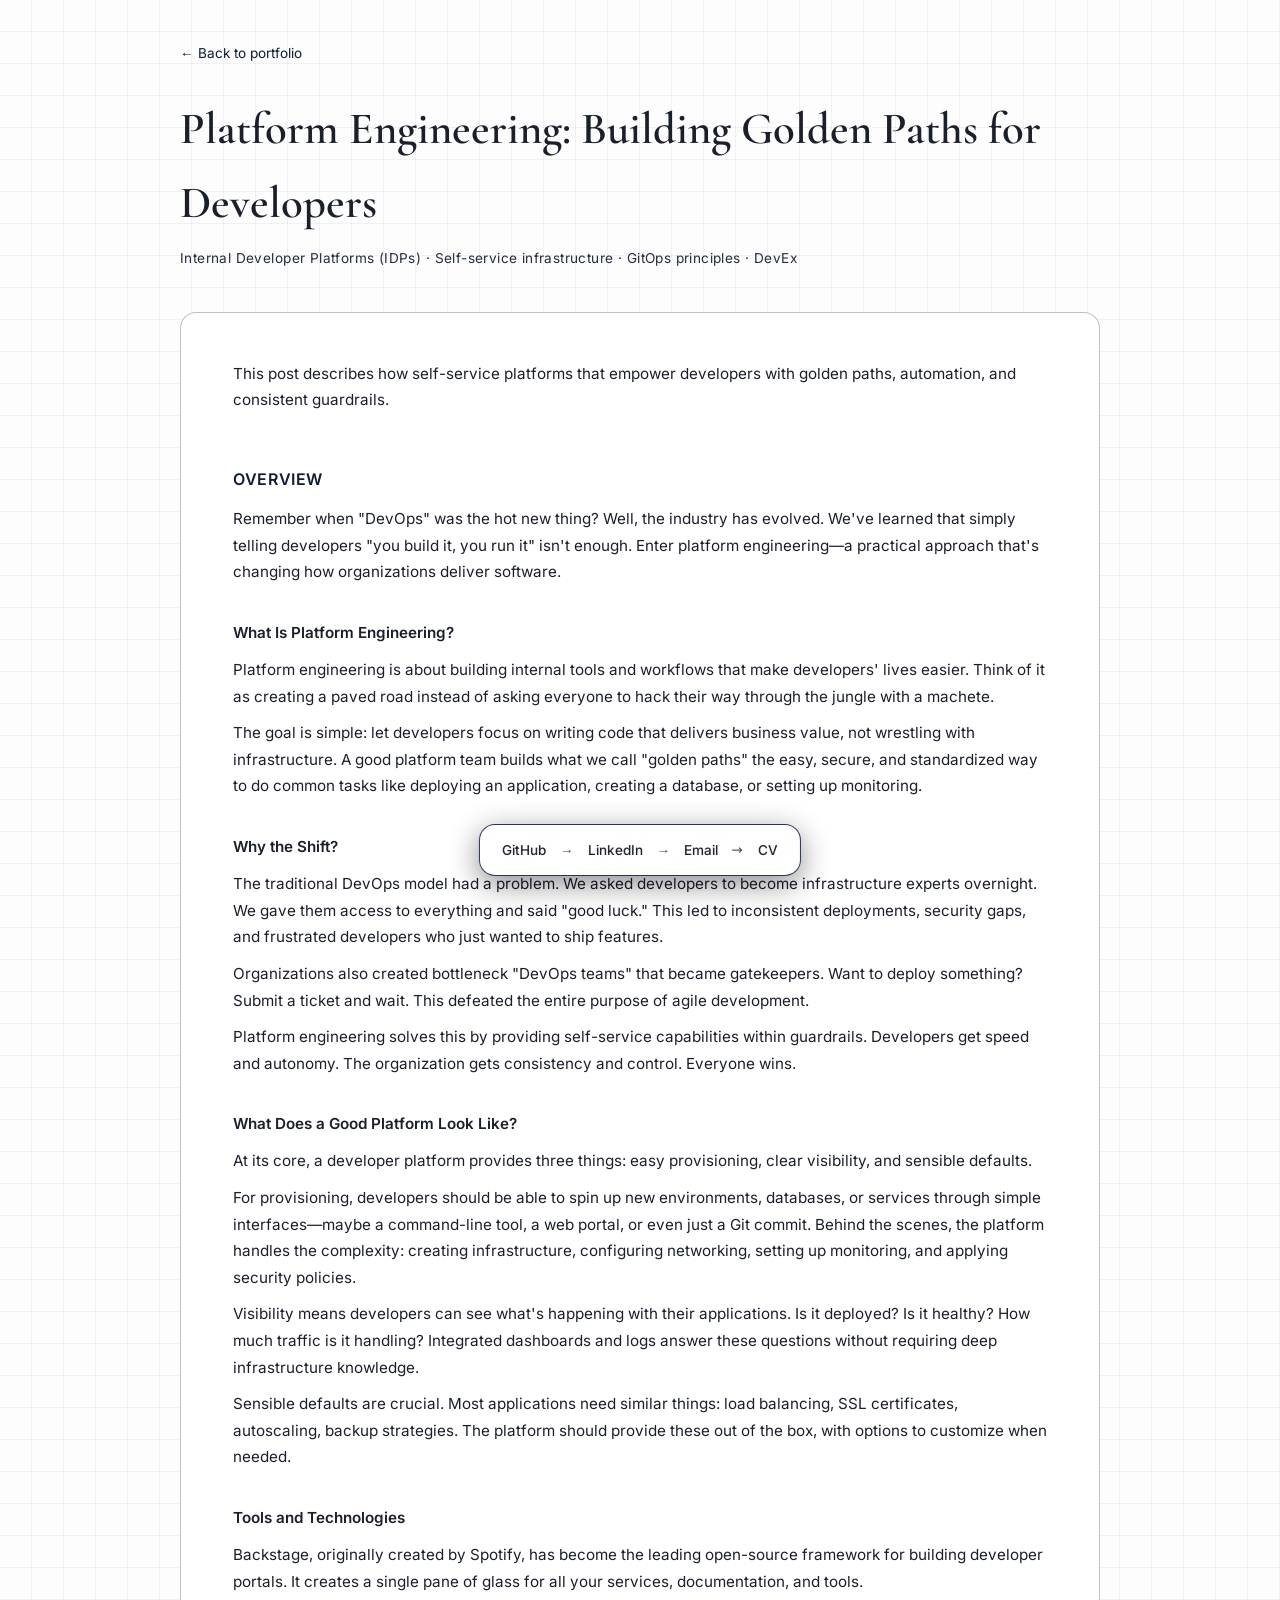
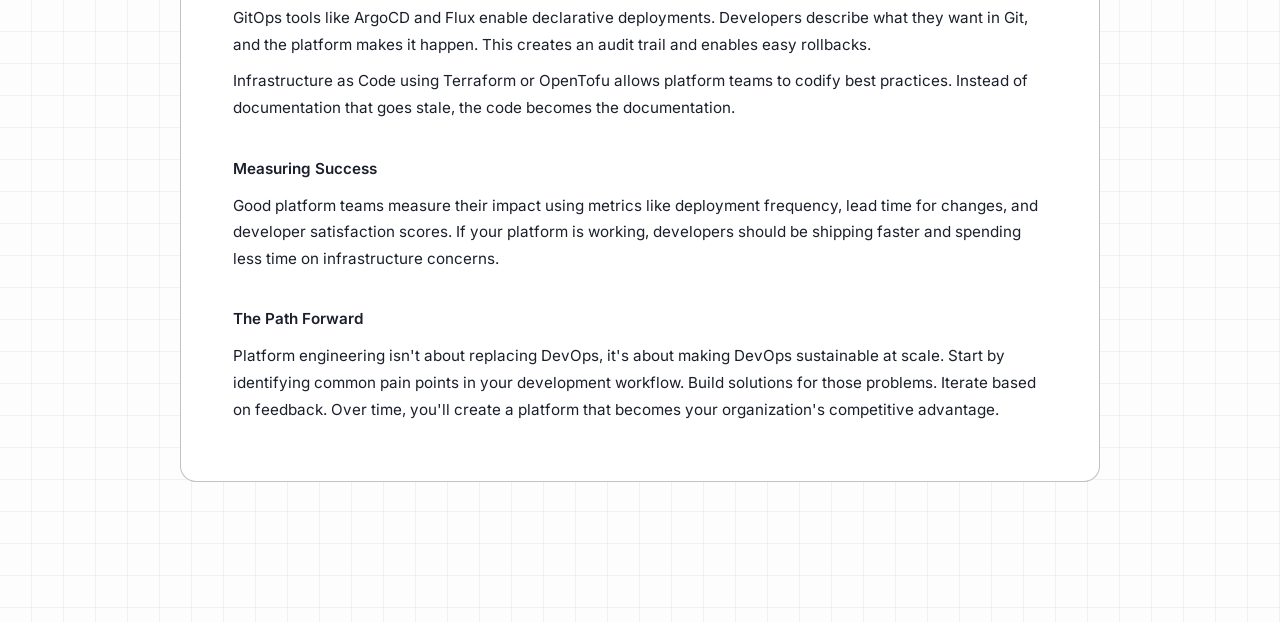
<file: blogs/platform.html>
<!DOCTYPE html>
<html lang="en-GB">
<head>
  <meta charset="UTF-8" />
  <meta name="viewport" content="width=device-width, initial-scale=1.0" />
  <meta http-equiv="Content-Security-Policy" content="default-src 'self'; script-src 'self' https://cloud.umami.is; connect-src 'self' https://cloud.umami.is https://api-gateway.umami.dev; img-src 'self' data:; style-src 'self'; font-src 'self'; object-src 'none'; base-uri 'self'; form-action 'none'; upgrade-insecure-requests" />
  <meta name="referrer" content="strict-origin-when-cross-origin" />

  <title>Platform Engineering: Building Golden Paths for Developers | Shubham Shah</title>
  <meta name="description" content="Build self-service platforms that empower developers with golden paths, automation, and consistent guardrails. By Shubham Shah, junior Cloud &amp; DevOps Engineer in London." />
  <meta name="author" content="Shubham Shah" />
  <meta name="robots" content="index, follow, max-image-preview:large, max-snippet:-1" />
  <link rel="canonical" href="https://shubhamshah-cloud.me/blogs/platform.html" />

  <meta property="og:type" content="article" />
  <meta property="og:site_name" content="Shubham Shah" />
  <meta property="og:title" content="Platform Engineering: Building Golden Paths for Developers" />
  <meta property="og:description" content="Build self-service platforms that empower developers with golden paths, automation, and consistent guardrails." />
  <meta property="og:url" content="https://shubhamshah-cloud.me/blogs/platform.html" />
  <meta property="og:image" content="https://shubhamshah-cloud.me/assets/og-image.png" />
  <meta property="article:published_time" content="2025-02-01" />
  <meta name="twitter:card" content="summary_large_image" />
  <meta name="twitter:title" content="Platform Engineering: Building Golden Paths for Developers" />
  <meta name="twitter:description" content="Build self-service platforms that empower developers with golden paths, automation, and consistent guardrails." />
  <meta name="twitter:image" content="https://shubhamshah-cloud.me/assets/og-image.png" />

  <link rel="stylesheet" href="../css/style.css" />
  <link rel="shortcut icon" href="../assets/favicon.png" type="image/x-icon">

    <!-- ===================== UMAMI ANALYTICS: ===================== -->

  <script defer src="https://cloud.umami.is/script.js" data-website-id="9edfec33-77ab-49c2-ac79-d3b6d51ebe84"></script>

  <!-- ============================================================================================== -->

  <script type="application/ld+json">
{
  "@context": "https://schema.org",
  "@graph": [
    {
      "@type": "BlogPosting",
      "headline": "Platform Engineering: Building Golden Paths for Developers",
      "description": "Build self-service platforms that empower developers with golden paths, automation, and consistent guardrails.",
      "datePublished": "2025-02-01",
      "inLanguage": "en-GB",
      "url": "https://shubhamshah-cloud.me/blogs/platform.html",
      "mainEntityOfPage": "https://shubhamshah-cloud.me/blogs/platform.html",
      "image": "https://shubhamshah-cloud.me/assets/og-image.png",
      "keywords": [
        "Internal Developer Platforms (IDPs)",
        "Self-service infrastructure",
        "GitOps principles",
        "DevEx\n\n    <section class=\"blog-body\">\n      <p>\n        This post describes how self-service platforms that empower developers with golden paths, automation, and consistent guardrails."
      ],
      "author": {
        "@type": "Person",
        "@id": "https://shubhamshah-cloud.me/#person",
        "name": "Shubham Shah",
        "url": "https://shubhamshah-cloud.me/",
        "jobTitle": "Junior Cloud & DevOps Engineer"
      }
    },
    {
      "@type": "BreadcrumbList",
      "itemListElement": [
        {
          "@type": "ListItem",
          "position": 1,
          "name": "Shubham Shah",
          "item": "https://shubhamshah-cloud.me/"
        },
        {
          "@type": "ListItem",
          "position": 2,
          "name": "Platform Engineering: Building Golden Paths for Developers",
          "item": "https://shubhamshah-cloud.me/blogs/platform.html"
        }
      ]
    }
  ]
}
  </script>
</head>
<body>

  <main class="container blog-page">

    <a class="blog-back" href="../">← Back to portfolio</a>

    <h1 class="blog-title">Platform Engineering: Building Golden Paths for Developers</h1>
    <p class="blog-meta">
      Internal Developer Platforms (IDPs) · Self-service infrastructure · GitOps principles · DevEx

    <section class="blog-body">
      <p>
        This post describes how self-service platforms that empower developers with golden paths, automation, and consistent guardrails.
      </p>

      <h2>Overview</h2>
      <p>
        Remember when "DevOps" was the hot new thing? Well, the industry has evolved. We've learned that simply telling developers "you build it, you run it" isn't enough. Enter platform engineering—a practical approach that's changing how organizations deliver software.
      </p>

      <h3>What Is Platform Engineering?</h3>
      <p>
        Platform engineering is about building internal tools and workflows that make developers' lives easier. Think of it as creating a paved road instead of asking everyone to hack their way through the jungle with a machete.
      </p>
      <p>
        The goal is simple: let developers focus on writing code that delivers business value, not wrestling with infrastructure. A good platform team builds what we call "golden paths" the easy, secure, and standardized way to do common tasks like deploying an application, creating a database, or setting up monitoring.
      </p>

      <h3>Why the Shift?</h3>
      <p>
        The traditional DevOps model had a problem. We asked developers to become infrastructure experts overnight. We gave them access to everything and said "good luck." This led to inconsistent deployments, security gaps, and frustrated developers who just wanted to ship features.
      </p>
      <p>
        Organizations also created bottleneck "DevOps teams" that became gatekeepers. Want to deploy something? Submit a ticket and wait. This defeated the entire purpose of agile development.
      </p>
      <p>
        Platform engineering solves this by providing self-service capabilities within guardrails. Developers get speed and autonomy. The organization gets consistency and control. Everyone wins.
      </p>

      <h3>What Does a Good Platform Look Like?</h3>
      <p>
        At its core, a developer platform provides three things: easy provisioning, clear visibility, and sensible defaults.
      </p>
      <p>
        For provisioning, developers should be able to spin up new environments, databases, or services through simple interfaces—maybe a command-line tool, a web portal, or even just a Git commit. Behind the scenes, the platform handles the complexity: creating infrastructure, configuring networking, setting up monitoring, and applying security policies.
      </p>
      <p>
        Visibility means developers can see what's happening with their applications. Is it deployed? Is it healthy? How much traffic is it handling? Integrated dashboards and logs answer these questions without requiring deep infrastructure knowledge.
      </p>
      <p>
        Sensible defaults are crucial. Most applications need similar things: load balancing, SSL certificates, autoscaling, backup strategies. The platform should provide these out of the box, with options to customize when needed.
      </p>

      <h3>Tools and Technologies</h3>
      <p>
        Backstage, originally created by Spotify, has become the leading open-source framework for building developer portals. It creates a single pane of glass for all your services, documentation, and tools.
      </p>
      <p>
        GitOps tools like ArgoCD and Flux enable declarative deployments. Developers describe what they want in Git, and the platform makes it happen. This creates an audit trail and enables easy rollbacks.
      </p>
      <p>
        Infrastructure as Code using Terraform or OpenTofu allows platform teams to codify best practices. Instead of documentation that goes stale, the code becomes the documentation.
      </p>

      <h3>Measuring Success</h3>
      <p>
        Good platform teams measure their impact using metrics like deployment frequency, lead time for changes, and developer satisfaction scores. If your platform is working, developers should be shipping faster and spending less time on infrastructure concerns.
      </p>

      <h3>The Path Forward</h3>
      <p>
        Platform engineering isn't about replacing DevOps, it's about making DevOps sustainable at scale. Start by identifying common pain points in your development workflow. Build solutions for those problems. Iterate based on feedback. Over time, you'll create a platform that becomes your organization's competitive advantage.
      </p>

    </section>

  </main>

    <!-- Floating Glass Island -->
  <div class="floating-links">
    <a href="https://github.com/Shubham3062" data-umami-event="github-click" target="_blank" rel="noopener noreferrer">GitHub</a>
    <span class="arrow">→</span>

    <a href="https://linkedin.com/in/shubhamshah30" data-umami-event="linkedin-click" target="_blank" rel="noopener noreferrer">LinkedIn</a>
    <span class="arrow">→</span>

    <a href="mailto:shahshubham130@gmail.com" data-umami-event="email-click">Email</a>
    <span class="arrow rotate">↗</span>

    <a href="https://drive.google.com/file/d/14gfav-YA8hjS4H4HjWq9LcYS4cqOZ7SB/view?usp=drive_link" data-umami-event="cv-click" target="_blank" rel="noopener noreferrer">CV</a>
  </div>

</body>
</html>
</file>
<file: css/style.css>
/* Self-hosted fonts (same Cormorant Garamond + Inter as before, no request to Google) */
@font-face { font-family: "Cormorant Garamond"; src: url("../assets/fonts/cormorant-garamond-latin-400-normal.woff2") format("woff2"); font-weight: 400; font-display: swap; }
@font-face { font-family: "Cormorant Garamond"; src: url("../assets/fonts/cormorant-garamond-latin-500-normal.woff2") format("woff2"); font-weight: 500; font-display: swap; }
@font-face { font-family: "Cormorant Garamond"; src: url("../assets/fonts/cormorant-garamond-latin-600-normal.woff2") format("woff2"); font-weight: 600; font-display: swap; }
@font-face { font-family: "Inter"; src: url("../assets/fonts/inter-latin-400-normal.woff2") format("woff2"); font-weight: 400; font-display: swap; }
@font-face { font-family: "Inter"; src: url("../assets/fonts/inter-latin-500-normal.woff2") format("woff2"); font-weight: 500; font-display: swap; }
@font-face { font-family: "Inter"; src: url("../assets/fonts/inter-latin-600-normal.woff2") format("woff2"); font-weight: 600; font-display: swap; }

:root {
  --bg: #fdfdfd;          
  --surface: #ffffff;      
  --text: #1a1f2b;        
  --muted: #252c41;        
  --accent: #0e1e36;       
  --border: rgba(22, 32, 51, 0.28); 
  --glass: rgba(11, 30, 74, 0.55);  
}


* {
  margin: 0;
  padding: 0;
  box-sizing: border-box;
}

body {
  background: var(--bg);
  color: var(--text);
  font-family: 'Cormorant Garamond', serif;
  line-height: 1.65;
}

/* Hiring Bar — Glassmorphed, Rounded, Elevated */
.hiring-bar {
  position: sticky;
  top: 16px; /* space from top */
  z-index: 1000;

  max-width: 1140px;
  margin: 0 auto;

  background: linear-gradient(
    135deg,
    rgba(221, 228, 232, 0.18),
    
  );

  backdrop-filter: blur(14px) saturate(135%);
  -webkit-backdrop-filter: blur(14px) saturate(135%);

  color: #ff0000;
  font-family: 'Inter', sans-serif;
  font-size: 0.87rem;
  letter-spacing: 0.045em;
  text-align: center;

  padding: 12px 20px;

  border-radius: 12px;
  border: 1px solid rgba(0, 0, 0, 0.35);

  box-shadow:
    0 6px 22px rgba(0, 0, 0, 0.4),
    inset 0 0 0 1px rgba(255, 255, 255, 0);
}



/* Layout */
.container {
  max-width: 960px;
  margin: 0 auto;
  padding: 0px 0px 120px;
}

.section {
  margin-top: 96px;
}

/* Hero Section */
.hero {
  margin: 96px 0 72px;
}

/* Hero Card */
.hero-card {
  display: grid;
  grid-template-columns: 1.2fr 0.8fr;
  gap: 48px;
  align-items: center;

  background: var(--surface);
  border: 1px solid var(--border);
  border-radius: 14px;

  padding: 48px;
}

/* Hero Text */
.hero-text h1 {
  font-family: 'Cormorant Garamond', serif;
  font-size: 3.2rem;
  font-weight: 600;
  color: var(--text);
  margin: 0;
}

.hero-text .subtitle {
  max-width: 560px;
  margin-top: 18px;
  font-size: 1.15rem;
  line-height: 1.65;
  color: var(--muted);
}

/* Hero Image */
.hero-image img {
  width: 100%;
  max-width: 360px;
  height: auto;
  display: block;

  border-radius: 10px;
  border: 1px solid var(--border);
}


/* Headings */
h2 {
  font-size: 1.8rem;
  margin-bottom: 32px;
}

h3 {
  font-size: 1.4rem;
  margin-bottom: 12px;
}

/* Grid */
.grid {
  display: grid;
  grid-template-columns: repeat(auto-fit, minmax(280px, 1fr));
  gap: 32px;
}

/* Cards */
.card {
  background: var(--surface);
  border: 1px solid var(--border);
  padding: 26px;
}

.card p {
  color: var(--muted);
  margin-bottom: 16px;
  font: Inter, sans-serif;
}

.meta {
  display: block;
  font-family: 'Inter', sans-serif;
  font-size: 0.8rem;
  color: var(--accent);
  margin-bottom: 20px;
}

.project-link {
  font-family: 'Inter', sans-serif;
  font-size: 0.85rem;
  text-decoration: none;
  color: var(--accent);
  border-bottom: 1px solid transparent;
}

.project-link:hover {
  border-color: var(--accent);
}

/* Lists */
.skills,
.focus {
  list-style: none;
}

.skills li,
.focus li {
  margin-bottom: 16px;
  font-size: 1.1rem;
}

/* Experience List */
.experience-list {
  display: flex;
  flex-direction: column;
  gap: 32px; /* subtle vertical space between items */
}

.experience-item {
  display: flex;
  gap: 20px; /* space between year and description */
  align-items: flex-start;
}

.experience-item .year {
  flex-shrink: 0;
  font-family: 'Inter', sans-serif;
  font-size: 0.85rem;
  color: var(--muted);
  white-space: nowrap;
}

.experience-item p {
  margin: 0;
  color: var(--text);
  line-height: 1.6;
}

/* Blog Section */
.section-intro {
  max-width: 720px;
  margin-bottom: 32px;
  color: var(--muted);
  font-size: 1rem;
}

.blog-grid {
  display: grid;
  grid-template-columns: repeat(auto-fit, minmax(280px, 1fr));
  gap: 28px;
}

.blog-card {
  background: var(--surface);
  border: 1px solid var(--border);
  padding: 28px;
  border-radius: 14px;
  transition: transform 0.25s ease, box-shadow 0.25s ease;
}

.blog-card:hover {
  transform: translateY(-4px);
  box-shadow: 0 12px 30px rgba(22, 32, 51, 0.08);
}

.blog-date {
  display: block;
  font-size: 0.85rem;
  color: var(--muted);
  margin-bottom: 10px;
}

.blog-card h3 {
  font-family: "Cormorant Garamond", serif;
  font-size: 1.6rem;
  margin-bottom: 12px;
  line-height: 1.3;
}

.blog-card p {
  font-size: 0.95rem;
  color: var(--muted);
  margin-bottom: 18px;
}

.blog-tags {
  display: flex;
  flex-wrap: wrap;
  gap: 8px;
  margin-bottom: 18px;
}

.blog-tags span {
  font-size: 0.75rem;
  padding: 4px 10px;
  border: 1px solid var(--border);
  background: #ffffff;
  color: var(--text);
}

.blog-link {
  font-size: 0.9rem;
  text-decoration: none;
  color: var(--text);
  border-bottom: 1px solid transparent;
  transition: border-color 0.2s ease;
}

.blog-link:hover {
  border-color: var(--text);
}

/* Mobile tweaks */
@media (max-width: 480px) {
  .blog-card {
    padding: 22px;
  }

  .blog-card h3 {
    font-size: 1.4rem;
  }
}

/* Hire Me CTA */
.hire-me {
  position: fixed;
  bottom: 100px;
  right: 28px;
  max-width: 320px;
  padding: 22px 24px;
  background: rgba(255, 255, 255, 0.82);
  backdrop-filter: blur(18px);
  border: 1px solid rgba(22, 32, 51, 0.35);
  border-radius: 14px;
  box-shadow: 0 20px 40px rgba(22, 32, 51, 0.12);

  opacity: 0;
  transform: translateY(10px);
  pointer-events: none;
  transition: all 0.3s ease;
}

/* Show on hover (desktop intent) */
body:hover .hire-me {
  opacity: 1;
  transform: translateY(0);
  pointer-events: auto;
}

/* Title */
.hire-title {
  font-size: 1.1rem;
  font-weight: 600;
  color: var(--text);
  margin-bottom: 8px;
  letter-spacing: 0.2px;
}

/* Body text */
.hire-text {
  font-size: 0.90rem;
  color: var(--muted);
  line-height: 1.5;
  margin-bottom: 14px;
}

/* CTA link */
.hire-link {
  font-size: 0.90rem;
  font-weight: 500;
  color: #ff2222;
  text-decoration: none;
  border-bottom: 1px solid rgba(31, 58, 138, 0.3);
  padding-bottom: 2px;
  transition: color 0.2s ease, border-color 0.2s ease;
}

.hire-link:hover {
  color: #1a2f6b;
  border-bottom-color: #1a2f6b;
}

/* Disable on mobile */
@media (max-width: 768px) {
  .hire-me {
    display: none;
  }
}


/* Floating Glass Island */
.floating-links {
  position: fixed;
  bottom: 24px;
  left: 50%;
  transform: translateX(-50%);
  background: linear-gradient(
    135deg,
    rgba(255,255,255,0.25),
    rgba(255,255,255,0.08)
  );
  backdrop-filter: blur(18px) saturate(140%);
  -webkit-backdrop-filter: blur(18px) saturate(140%);
  border: 1px solid rgba(15, 32, 74, 0.9);
  border-radius: 16px;
  padding: 14px 22px;
  display: flex;
  gap: 14px;
  align-items: center;
  font-family: 'Inter', sans-serif;
  font-size: 0.85rem;
  box-shadow:
    0 8px 30px rgba(0, 0, 0, 0.45),
    inset 0 0 0 1px rgba(255, 255, 255, 0.12);
}

.floating-links a {
  text-decoration: none;
  color: var(--text);
  font-weight: 500;
}

.arrow {
  color: rgba(0, 0, 0, 0.7);
}

.arrow.rotate {
  transform: rotate(45deg);
}

/* =========================
   Notes / Blog Page (Refined)
   ========================= */

.blog-page {
  max-width: 960px;
  margin: 40px auto 140px;
  padding: 0 20px;
}

/* Title */
.blog-title {
  font-size: 2.8rem;
  font-weight: 600;
  color: var(--text);
  margin-bottom: 6px;
}

/* Meta */
.blog-meta {
  font-family: "Inter", sans-serif;
  font-size: 0.85rem;
  color: var(--muted);
  letter-spacing: 0.03em;
  margin-bottom: 42px;
}

/* Content Card */
.blog-body {
  background: var(--surface);
  border: 1px solid var(--border);
  border-radius: 16px;
  padding: 48px 52px;
}

/* Paragraphs */
.blog-body p {
  font-family: "Inter", sans-serif;
  font-size: 0.95rem;
  line-height: 1.75;
  color: var(--text);
  margin-bottom: 10px;
}

/* Section Headings */
.blog-body h2 {
  font-family: "Inter", sans-serif;
  font-size: 1rem;
  font-weight: 600;
  letter-spacing: 0.04em;
  text-transform: uppercase;
  color: var(--accent);
  margin: 52px 0 14px;
}

.blog-body h3 {
  font-family: "Inter", sans-serif;
  font-size: 0.95rem;
  font-weight: 600;
  color: var(--text);
  margin: 34px 0 12px;
}

/* Lists */
.blog-body ul {
  margin: 14px 0 26px 20px;
  padding: 0;
}

.blog-body li {
  font-family: "Inter", sans-serif;
  font-size: 0.9rem;
  line-height: 1.65;
  color: var(--text);
  margin-bottom: 10px;
}

/* Soft Divider */
.blog-divider {
  height: 1px;
  background: linear-gradient(
    to right,
    transparent,
    var(--border),
    transparent
  );
  margin: 48px 0;
}

/* CTA */
.blog-cta {
  margin-top: 56px;
  padding-top: 28px;
  border-top: 1px solid var(--border);
}

.blog-cta p {
  font-family: "Inter", sans-serif;
  font-size: 0.9rem;
  color: var(--muted);
  margin-bottom: 10px;
}

.blog-cta a {
  font-family: "Inter", sans-serif;
  font-size: 0.9rem;
  font-weight: 500;
  color: var(--accent);
  text-decoration: none;
  border-bottom: 1px solid rgba(14, 30, 54, 0.35);
  padding-bottom: 2px;
  transition: border-color 0.2s ease;
}

.blog-cta a:hover {
  border-bottom-color: var(--accent);
}

/* =========================
   Mobile Refinement
   ========================= */

@media (max-width: 768px) {
  .blog-title {
    font-size: 2.2rem;
  }

  .blog-body {
    padding: 34px 26px;
  }

  .blog-meta {
    margin-bottom: 32px;
  }
}

@media (max-width: 480px) {
  .blog-title {
    font-size: 2rem;
  }

  .blog-body {
    padding: 28px 22px;
  }
}


/* ----------------------------
   Mobile Optimisation
-----------------------------*/

@media (max-width: 768px) {

  .container {
    padding: 0px 24px 100px;
  }

  .hiring-bar {
    top: 12px;
    margin: 0 16px;
    font-size: 0.75rem;
    padding: 10px 16px;
  }

  .hero {
    margin: 64px 0 56px;
  }

  .hero-card {
    grid-template-columns: 1fr;
    gap: 32px;
    padding: 32px;
    text-align: center;
  }

  .hero-text h1 {
    font-size: 2.4rem;
  }

  .hero-text .subtitle {
    margin: 14px auto 0;
    font-size: 1rem;
  }

  .hero-image img {
    max-width: 260px;
    margin: 0 auto;
  }

  .subtitle {
    font-size: 1.05rem;
  }

  .section {
    margin-top: 72px;
  }

  h2 {
    font-size: 1.5rem;
    margin-bottom: 24px;
  }

  h3 {
    font-size: 1.25rem;
  }

  .card {
    padding: 22px;
  }

  .skills li,
  .focus li {
    font-size: 1rem;
  }

  .experience {
    flex-direction: inherit;
    gap: 8px;
  }

  .experience-item {
    flex-wrap: wrap;
  }

  .floating-links {
    backdrop-filter: blur(14px) saturate(130%);
    padding: 12px 18px;
    font-size: 0.8rem;
    /* flex-wrap: wrap; */
    justify-content: center;
  }
}

@media (max-width: 480px) {

  .hero h1 {
    font-size: 2.1rem;
  }

  .subtitle {
    font-size: 1rem;
  }

  .floating-links {
    bottom: 16px;
  }
}


/* =========================
   Blueprint grid background
   ========================= */
body {
  background-color: var(--bg);
  background-image:
    linear-gradient(rgba(14, 30, 54, 0.055) 1px, transparent 1px),
    linear-gradient(90deg, rgba(14, 30, 54, 0.055) 1px, transparent 1px);
  background-size: 32px 32px;
  background-position: -1px -1px;
}

/* =========================
   Project filters
   ========================= */
.project-filters {
  display: flex;
  flex-wrap: wrap;
  gap: 8px;
  margin: -14px 0 28px;
}

.project-filters button {
  font-family: 'Inter', sans-serif;
  font-size: 0.78rem;
  padding: 5px 12px;
  border: 1px solid var(--border);
  background: var(--surface);
  color: var(--text);
  cursor: pointer;
  transition: background-color 0.2s ease, color 0.2s ease, border-color 0.2s ease;
}

.project-filters button:hover {
  border-color: var(--accent);
}

.project-filters button.is-on {
  background: var(--accent);
  border-color: var(--accent);
  color: #ffffff;
}

.project-filters button:focus-visible {
  outline: 2px solid var(--accent);
  outline-offset: 2px;
}

.card[hidden] {
  display: none;
}

/* Back link on article pages */
.blog-back {
  display: inline-block;
  margin-bottom: 28px;
  font-family: 'Inter', sans-serif;
  font-size: 0.85rem;
  color: var(--accent);
  text-decoration: none;
  border-bottom: 1px solid transparent;
}

.blog-back:hover {
  border-color: var(--accent);
}

/* 404 page */
.notfound {
  min-height: 70vh;
  display: grid;
  place-content: center;
  gap: 14px;
  padding: 0 24px;
}

.notfound h1 {
  font-size: 4rem;
  font-weight: 600;
}

.notfound a {
  font-family: 'Inter', sans-serif;
  color: var(--accent);
}

/* Larger, easier-to-read experience text */
.experience-item p {
  font-size: 1.18rem;
  line-height: 1.7;
}

.experience-item p b {
  font-size: 1.25rem;
}

.experience-item .year {
  font-size: 0.92rem;
  padding-top: 4px;
  width: 160px;
}

@media (max-width: 768px) {
  .experience-item p { font-size: 1.1rem; }
  .experience-item p b { font-size: 1.15rem; }
  .experience-item { flex-direction: column; gap: 6px; }
  .experience-item .year { width: auto; }
}

/* Experience and skills as cards (same style as project cards) */
.experience-list {
  gap: 24px;
}

.experience-item {
  background: var(--surface);
  border: 1px solid var(--border);
  padding: 26px;
}

.skills {
  display: grid;
  grid-template-columns: repeat(2, minmax(0, 1fr));
  gap: 24px;
}

.skills li {
  background: var(--surface);
  border: 1px solid var(--border);
  padding: 26px;
  margin-bottom: 0;
  line-height: 1.6;
}

.skills li strong {
  display: block;
  margin-bottom: 6px;
}

@media (max-width: 768px) {
  .experience-item,
  .skills li {
    padding: 22px;
  }

  .skills {
    grid-template-columns: 1fr;
  }
}
</file>
